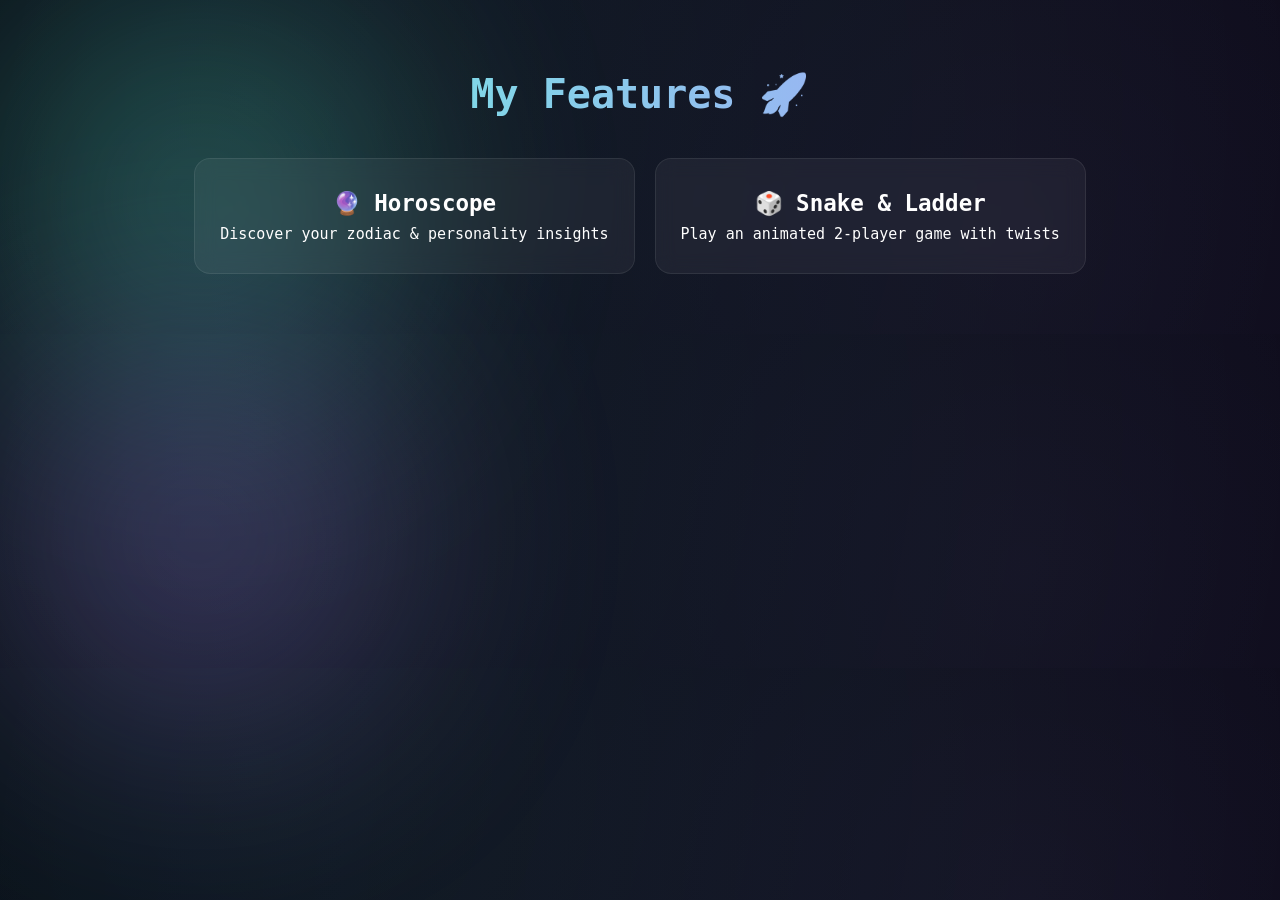
<file: features.html>
<!DOCTYPE html>
<html lang="en">

<head>
    <title>Features - Aryansh</title>
    <link rel="stylesheet" href="style.css">
</head>

<body>

    <section class="features">
        <h1>My Features 🚀</h1>

        <div class="feature-grid">

            <a href="games/horoscope.html" class="feature-card">
                <h2>🔮 Horoscope</h2>
                <p>Discover your zodiac & personality insights</p>
            </a>

            <a href="games/snake.html" class="feature-card">
                <h2>🎲 Snake & Ladder</h2>
                <p>Play an animated 2-player game with twists</p>
            </a>
        </div>

    </section>

</body>

</html>
</file>
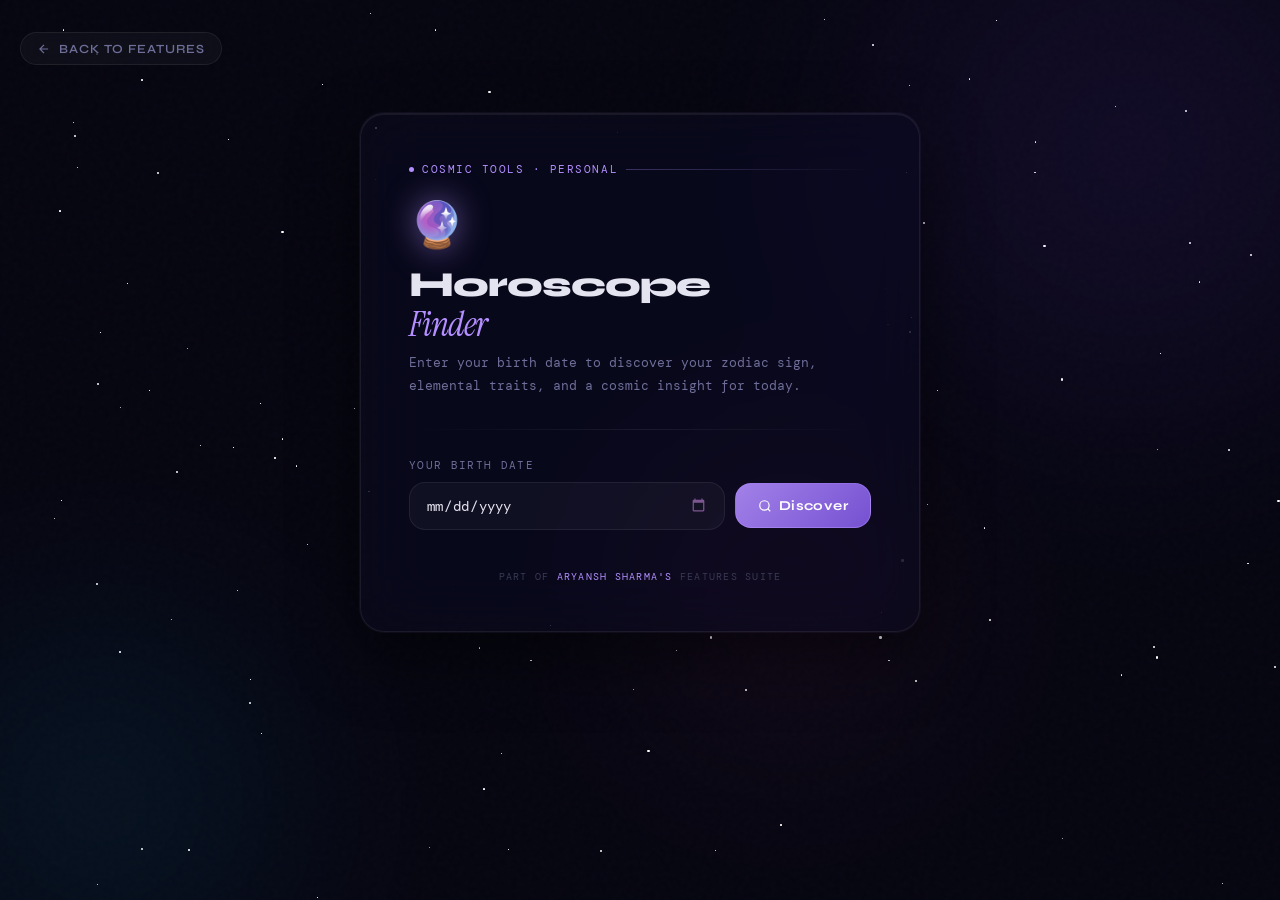
<file: games/horoscope.html>
<!DOCTYPE html>
<html lang="en" data-theme="dark">
<head>
  <meta charset="UTF-8" />
  <meta name="viewport" content="width=device-width, initial-scale=1.0" />
  <title>Horoscope Finder — Aryansh Sharma</title>
  <meta name="description" content="Discover your zodiac sign and daily cosmic insights." />
  <link rel="preconnect" href="https://fonts.googleapis.com" />
  <link rel="preconnect" href="https://fonts.gstatic.com" crossorigin />
  <link href="https://fonts.googleapis.com/css2?family=Syne:wght@400;600;700;800&family=DM+Mono:wght@300;400&family=Instrument+Serif:ital@0;1&display=swap" rel="stylesheet" />

  <style>
    /* ── CSS VARIABLES ── */
    :root {
      --bg-deep:    #060611;
      --bg-mid:     #0c0c1e;
      --surface:    rgba(255,255,255,0.035);
      --surface-hi: rgba(255,255,255,0.07);
      --border:     rgba(255,255,255,0.07);
      --border-hi:  rgba(180,143,255,0.3);
      --accent:     #b48fff;
      --accent-2:   #64ffda;
      --accent-3:   #ff9fd4;
      --text:       #e4e4f0;
      --text-muted: #6e6e99;
      --text-dim:   #3a3a55;
      --font-d:     'Syne', sans-serif;
      --font-m:     'DM Mono', monospace;
      --font-s:     'Instrument Serif', serif;
      --r:          16px;
      --r-lg:       24px;
      --ease:       cubic-bezier(0.4, 0, 0.2, 1);
    }

    /* ── RESET ── */
    *, *::before, *::after { box-sizing: border-box; margin: 0; padding: 0; }
    html { scroll-behavior: smooth; }
    body {
      background: var(--bg-deep);
      color: var(--text);
      font-family: var(--font-m);
      min-height: 100svh;
      overflow-x: hidden;
      -webkit-font-smoothing: antialiased;
    }

    /* ── ANIMATED STARFIELD BACKGROUND ── */
    .stars-layer {
      position: fixed; inset: 0; z-index: 0;
      pointer-events: none; overflow: hidden;
    }
    .star {
      position: absolute;
      border-radius: 50%;
      background: white;
      animation: starTwinkle var(--d, 3s) ease-in-out infinite var(--delay, 0s);
    }
    @keyframes starTwinkle {
      0%, 100% { opacity: var(--lo, 0.1); transform: scale(1); }
      50%       { opacity: var(--hi, 0.6); transform: scale(1.4); }
    }

    /* ── NEBULA ORBS ── */
    .nebula {
      position: fixed; inset: 0; z-index: 0;
      pointer-events: none;
    }
    .orb {
      position: absolute;
      border-radius: 50%;
      filter: blur(100px);
      opacity: 0.12;
      animation: orbDrift 12s ease-in-out infinite;
    }
    .orb-1 { width: 600px; height: 600px; background: radial-gradient(circle, #7c3aed, transparent); top: -150px; right: -150px; animation-delay: 0s; }
    .orb-2 { width: 400px; height: 400px; background: radial-gradient(circle, #0ea5e9, transparent); bottom: -100px; left: -100px; animation-delay: 4s; }
    .orb-3 { width: 300px; height: 300px; background: radial-gradient(circle, #ec4899, transparent); top: 50%; left: 50%; animation-delay: 8s; }
    @keyframes orbDrift {
      0%, 100% { transform: translate(0, 0) scale(1); }
      50%       { transform: translate(20px, -30px) scale(1.1); }
    }

    /* ── NOISE OVERLAY ── */
    .noise {
      position: fixed; inset: 0; z-index: 1;
      pointer-events: none; opacity: 0.02;
      background-image: url("data:image/svg+xml,%3Csvg viewBox='0 0 200 200' xmlns='http://www.w3.org/2000/svg'%3E%3Cfilter id='n'%3E%3CfeTurbulence type='fractalNoise' baseFrequency='0.85' numOctaves='3'/%3E%3C/filter%3E%3Crect width='100%25' height='100%25' filter='url(%23n)'/%3E%3C/svg%3E");
    }

    /* ── LAYOUT SHELL ── */
    .page-shell {
      position: relative; z-index: 10;
      min-height: 100svh;
      display: flex; flex-direction: column;
      align-items: center;
      padding: 2rem 1.25rem 4rem;
    }

    /* ── BACK BUTTON ── */
    .back-btn {
      align-self: flex-start;
      display: inline-flex; align-items: center; gap: 8px;
      font-family: var(--font-d);
      font-size: 0.78rem;
      font-weight: 600;
      letter-spacing: 0.08em;
      text-transform: uppercase;
      color: var(--text-muted);
      border: 1px solid var(--border);
      background: var(--surface);
      padding: 8px 16px;
      border-radius: 999px;
      text-decoration: none;
      transition: color 0.3s var(--ease), border-color 0.3s var(--ease), background 0.3s var(--ease), transform 0.3s var(--ease);
      backdrop-filter: blur(12px);
      -webkit-backdrop-filter: blur(12px);
      margin-bottom: 3rem;
    }
    .back-btn svg { width: 14px; height: 14px; transition: transform 0.3s var(--ease); }
    .back-btn:hover {
      color: var(--accent);
      border-color: var(--border-hi);
      background: rgba(180,143,255,0.06);
      transform: translateX(-2px);
    }
    .back-btn:hover svg { transform: translateX(-3px); }

    /* ── MAIN CARD ── */
    .card {
      width: 100%;
      max-width: 560px;
      background: rgba(12, 12, 30, 0.55);
      border: 1px solid var(--border);
      border-radius: var(--r-lg);
      padding: clamp(2rem, 6vw, 3rem);
      backdrop-filter: blur(30px) saturate(180%);
      -webkit-backdrop-filter: blur(30px) saturate(180%);
      box-shadow:
        0 0 0 1px rgba(180,143,255,0.06),
        0 24px 64px rgba(0,0,0,0.5),
        inset 0 1px 0 rgba(255,255,255,0.06);
      animation: cardIn 0.7s var(--ease) both;
    }
    @keyframes cardIn {
      from { opacity: 0; transform: translateY(32px) scale(0.97); }
      to   { opacity: 1; transform: translateY(0) scale(1); }
    }

    /* ── CARD HEADER ── */
    .card-eyebrow {
      display: flex; align-items: center; gap: 8px;
      font-size: 0.68rem;
      text-transform: uppercase;
      letter-spacing: 0.14em;
      color: var(--accent);
      margin-bottom: 1.25rem;
    }
    .eyebrow-line {
      flex: 1; height: 1px;
      background: linear-gradient(to right, rgba(180,143,255,0.3), transparent);
    }
    .eyebrow-dot {
      width: 5px; height: 5px; border-radius: 50%;
      background: var(--accent);
      animation: pulse 2s ease-in-out infinite;
    }
    @keyframes pulse { 0%,100%{opacity:1;transform:scale(1)} 50%{opacity:0.4;transform:scale(0.7)} }

    .card-icon {
      font-size: 2.8rem;
      display: block;
      margin-bottom: 0.75rem;
      filter: drop-shadow(0 0 16px rgba(180,143,255,0.5));
      animation: iconFloat 4s ease-in-out infinite;
    }
    @keyframes iconFloat {
      0%,100% { transform: translateY(0); }
      50%      { transform: translateY(-6px); }
    }

    .card-title {
      font-family: var(--font-d);
      font-size: clamp(1.7rem, 5vw, 2.2rem);
      font-weight: 800;
      line-height: 1.1;
      letter-spacing: -0.03em;
      margin-bottom: 0.5rem;
    }
    .card-title em {
      font-family: var(--font-s);
      font-style: italic;
      font-weight: 400;
      color: var(--accent);
    }
    .card-subtitle {
      font-size: 0.82rem;
      color: var(--text-muted);
      line-height: 1.7;
      margin-bottom: 2rem;
    }

    /* ── DIVIDER ── */
    .divider {
      height: 1px;
      background: linear-gradient(to right, transparent, var(--border), transparent);
      margin: 1.75rem 0;
    }

    /* ── INPUT AREA ── */
    .input-label {
      display: block;
      font-size: 0.7rem;
      text-transform: uppercase;
      letter-spacing: 0.12em;
      color: var(--text-muted);
      margin-bottom: 0.6rem;
    }

    .input-row {
      display: grid;
      grid-template-columns: 1fr auto;
      gap: 10px;
      align-items: center;
    }

    .date-input-wrap {
      position: relative;
    }
    .date-input-wrap::before {
      content: '';
      position: absolute; inset: 0;
      border-radius: var(--r);
      background: linear-gradient(135deg, rgba(180,143,255,0.08), rgba(100,255,218,0.04));
      pointer-events: none;
      opacity: 0;
      transition: opacity 0.3s;
    }
    .date-input-wrap:focus-within::before { opacity: 1; }

    input[type="date"] {
      width: 100%;
      background: var(--surface);
      border: 1px solid var(--border);
      border-radius: var(--r);
      padding: 13px 16px;
      color: var(--text);
      font-family: var(--font-m);
      font-size: 0.9rem;
      outline: none;
      transition: border-color 0.3s var(--ease), box-shadow 0.3s var(--ease);
      appearance: none;
      -webkit-appearance: none;
      cursor: pointer;
    }
    input[type="date"]::-webkit-calendar-picker-indicator {
      filter: invert(0.5) sepia(1) saturate(2) hue-rotate(240deg);
      opacity: 0.6;
      cursor: pointer;
    }
    input[type="date"]:focus {
      border-color: var(--border-hi);
      box-shadow: 0 0 0 3px rgba(180,143,255,0.12), 0 0 20px rgba(180,143,255,0.06);
    }
    input[type="date"]:hover:not(:focus) { border-color: rgba(255,255,255,0.14); }

    /* ── FIND BUTTON ── */
    .find-btn {
      display: inline-flex; align-items: center; justify-content: center; gap: 7px;
      padding: 13px 22px;
      background: linear-gradient(135deg, rgba(180,143,255,0.9), rgba(130,90,230,0.9));
      border: 1px solid rgba(180,143,255,0.4);
      border-radius: var(--r);
      color: #fff;
      font-family: var(--font-d);
      font-size: 0.85rem;
      font-weight: 700;
      letter-spacing: 0.03em;
      cursor: pointer;
      white-space: nowrap;
      position: relative;
      overflow: hidden;
      transition: transform 0.25s var(--ease), box-shadow 0.25s var(--ease), opacity 0.25s;
    }
    .find-btn::before {
      content: '';
      position: absolute; inset: 0;
      background: rgba(255,255,255,0.1);
      opacity: 0;
      transition: opacity 0.2s;
    }
    .find-btn:hover { transform: translateY(-2px); box-shadow: 0 8px 24px rgba(130,80,220,0.4); }
    .find-btn:hover::before { opacity: 1; }
    .find-btn:active { transform: translateY(0) scale(0.97); }
    .find-btn:disabled { opacity: 0.5; cursor: not-allowed; transform: none; }
    .find-btn svg { width: 14px; height: 14px; flex-shrink: 0; }

    /* ── ERROR ── */
    .error-msg {
      display: none;
      align-items: center; gap: 6px;
      margin-top: 10px;
      font-size: 0.78rem;
      color: #ff6b9d;
      animation: errorIn 0.3s var(--ease);
    }
    .error-msg.show { display: flex; }
    @keyframes errorIn { from { opacity:0; transform:translateX(-8px); } }
    .error-msg svg { width: 13px; height: 13px; flex-shrink: 0; }

    /* ── RESULT AREA ── */
    .result-area {
      margin-top: 0;
      max-height: 0;
      overflow: hidden;
      transition: max-height 0.6s var(--ease), margin-top 0.4s var(--ease);
    }
    .result-area.open {
      max-height: 800px;
      margin-top: 1.75rem;
    }
    .result-inner {
      opacity: 0;
      transform: translateY(16px);
      transition: opacity 0.5s var(--ease) 0.15s, transform 0.5s var(--ease) 0.15s;
    }
    .result-area.open .result-inner {
      opacity: 1;
      transform: translateY(0);
    }

    /* ── ZODIAC RESULT CARD ── */
    .zodiac-result {
      background: linear-gradient(135deg,
        rgba(180,143,255,0.07) 0%,
        rgba(100,255,218,0.04) 50%,
        rgba(255,159,212,0.05) 100%);
      border: 1px solid rgba(180,143,255,0.18);
      border-radius: var(--r);
      padding: 1.5rem;
      position: relative;
      overflow: hidden;
    }
    .zodiac-result::before {
      content: '';
      position: absolute; top: -40px; right: -40px;
      width: 120px; height: 120px;
      background: radial-gradient(circle, rgba(180,143,255,0.15), transparent 70%);
      border-radius: 50%;
      pointer-events: none;
    }

    .result-top {
      display: flex; align-items: flex-start; gap: 1.25rem;
      margin-bottom: 1rem;
    }
    .zodiac-emoji-wrap {
      flex-shrink: 0;
      width: 72px; height: 72px;
      border-radius: 50%;
      background: radial-gradient(circle at 40% 40%, rgba(180,143,255,0.2), rgba(180,143,255,0.05));
      border: 1px solid rgba(180,143,255,0.2);
      display: flex; align-items: center; justify-content: center;
      font-size: 2.2rem;
      box-shadow: 0 0 24px rgba(180,143,255,0.15), inset 0 1px 0 rgba(255,255,255,0.08);
      animation: zodiaczoom 0.5s var(--ease) both;
    }
    @keyframes zodiaczoom { from { transform: scale(0.5) rotate(-20deg); opacity:0; } }

    .result-meta { flex: 1; }
    .result-sign-name {
      font-family: var(--font-d);
      font-size: 1.7rem;
      font-weight: 800;
      letter-spacing: -0.03em;
      line-height: 1;
      margin-bottom: 4px;
    }
    .result-date-range {
      font-size: 0.72rem;
      color: var(--accent);
      letter-spacing: 0.08em;
      text-transform: uppercase;
      margin-bottom: 8px;
    }
    .result-element-row {
      display: flex; flex-wrap: wrap; gap: 6px;
    }
    .badge {
      font-size: 0.65rem;
      text-transform: uppercase;
      letter-spacing: 0.1em;
      padding: 3px 10px;
      border-radius: 999px;
      border: 1px solid;
    }
    .badge-fire   { color: #ff9f5a; border-color: rgba(255,159,90,0.25); background: rgba(255,159,90,0.08); }
    .badge-earth  { color: #a8e07d; border-color: rgba(168,224,125,0.25); background: rgba(168,224,125,0.08); }
    .badge-air    { color: #64d4ff; border-color: rgba(100,212,255,0.25); background: rgba(100,212,255,0.08); }
    .badge-water  { color: #64b5ff; border-color: rgba(100,181,255,0.25); background: rgba(100,181,255,0.08); }
    .badge-mutable{ color: #c9a0f0; border-color: rgba(201,160,240,0.25); background: rgba(201,160,240,0.08); }
    .badge-cardinal{color: #ffd580; border-color: rgba(255,213,128,0.25); background: rgba(255,213,128,0.08); }
    .badge-fixed  { color: #80e6d6; border-color: rgba(128,230,214,0.25); background: rgba(128,230,214,0.08); }

    .result-desc {
      font-size: 0.86rem;
      color: var(--text-muted);
      line-height: 1.8;
      margin-bottom: 1.25rem;
      border-top: 1px solid var(--border);
      padding-top: 1rem;
    }

    /* ── TRAITS GRID ── */
    .traits-grid {
      display: grid;
      grid-template-columns: 1fr 1fr;
      gap: 8px;
      margin-bottom: 1.25rem;
    }
    .trait-item {
      background: var(--surface);
      border: 1px solid var(--border);
      border-radius: 10px;
      padding: 10px 12px;
      transition: border-color 0.3s, transform 0.3s;
    }
    .trait-item:hover { border-color: rgba(180,143,255,0.2); transform: translateY(-1px); }
    .trait-label {
      font-size: 0.6rem;
      text-transform: uppercase;
      letter-spacing: 0.1em;
      color: var(--text-dim);
      margin-bottom: 3px;
    }
    .trait-value {
      font-family: var(--font-d);
      font-size: 0.85rem;
      font-weight: 600;
      color: var(--text);
    }

    /* ── DAILY INSIGHT ── */
    .daily-insight {
      background: var(--surface);
      border: 1px solid var(--border);
      border-left: 2px solid var(--accent);
      border-radius: 0 var(--r) var(--r) 0;
      padding: 1rem 1.1rem;
    }
    .insight-label {
      font-size: 0.65rem;
      text-transform: uppercase;
      letter-spacing: 0.12em;
      color: var(--accent);
      margin-bottom: 6px;
    }
    .insight-text {
      font-size: 0.83rem;
      color: var(--text-muted);
      line-height: 1.75;
      font-style: italic;
    }

    /* ── COMPATIBILITY ROW ── */
    .compat-row {
      display: flex; align-items: center; gap: 8px;
      margin-top: 1rem; flex-wrap: wrap;
    }
    .compat-label {
      font-size: 0.65rem;
      text-transform: uppercase;
      letter-spacing: 0.1em;
      color: var(--text-dim);
    }
    .compat-signs { display: flex; gap: 6px; flex-wrap: wrap; }
    .compat-chip {
      font-size: 0.72rem;
      padding: 3px 10px;
      border-radius: 999px;
      background: rgba(100,255,218,0.06);
      border: 1px solid rgba(100,255,218,0.15);
      color: var(--accent-2);
    }

    /* ── RESET / TRY AGAIN ── */
    .reset-row {
      display: flex; justify-content: center; margin-top: 1.5rem;
    }
    .reset-btn {
      font-family: var(--font-m);
      font-size: 0.75rem;
      color: var(--text-muted);
      background: none;
      border: 1px solid var(--border);
      border-radius: 999px;
      padding: 6px 16px;
      cursor: pointer;
      transition: color 0.2s, border-color 0.2s;
    }
    .reset-btn:hover { color: var(--text); border-color: rgba(255,255,255,0.2); }

    /* ── FOOTER TAG ── */
    .card-footer-tag {
      margin-top: 2.5rem;
      text-align: center;
      font-size: 0.65rem;
      text-transform: uppercase;
      letter-spacing: 0.12em;
      color: var(--text-dim);
    }
    .card-footer-tag a {
      color: var(--accent);
      text-decoration: none;
    }

    /* ── RESPONSIVE ── */
    @media (max-width: 480px) {
      .input-row { grid-template-columns: 1fr; }
      .find-btn { width: 100%; }
      .traits-grid { grid-template-columns: 1fr; }
    }
  </style>
</head>
<body>

  <!-- Starfield -->
  <div class="stars-layer" id="stars" aria-hidden="true"></div>

  <!-- Nebula -->
  <div class="nebula" aria-hidden="true">
    <div class="orb orb-1"></div>
    <div class="orb orb-2"></div>
    <div class="orb orb-3"></div>
  </div>

  <!-- Noise -->
  <div class="noise" aria-hidden="true"></div>

  <!-- Page -->
  <main class="page-shell">

    <!-- Back Button -->
    <a href="index.html" class="back-btn" aria-label="Back to portfolio">
      <svg viewBox="0 0 24 24" fill="none" stroke="currentColor" stroke-width="2">
        <path d="M19 12H5M12 5l-7 7 7 7"/>
      </svg>
      Back to Features
    </a>

    <!-- Main Card -->
    <div class="card" role="main">

      <!-- Eyebrow -->
      <div class="card-eyebrow" aria-hidden="true">
        <span class="eyebrow-dot"></span>
        Cosmic Tools · Personal
        <span class="eyebrow-line"></span>
      </div>

      <!-- Header -->
      <span class="card-icon" aria-hidden="true">🔮</span>
      <h1 class="card-title">
        Horoscope<br /><em>Finder</em>
      </h1>
      <p class="card-subtitle">
        Enter your birth date to discover your zodiac sign, elemental traits, and a cosmic insight for today.
      </p>

      <div class="divider" aria-hidden="true"></div>

      <!-- Input Section -->
      <div>
        <label class="input-label" for="birthDate">Your birth date</label>
        <div class="input-row">
          <div class="date-input-wrap">
            <input
              type="date"
              id="birthDate"
              name="birthDate"
              aria-label="Enter your birth date"
              max=""
            />
          </div>
          <button class="find-btn" id="findBtn" type="button" aria-label="Find my horoscope">
            <svg viewBox="0 0 24 24" fill="none" stroke="currentColor" stroke-width="2">
              <circle cx="11" cy="11" r="8"/><path d="m21 21-4.35-4.35"/>
            </svg>
            Discover
          </button>
        </div>

        <!-- Error -->
        <div class="error-msg" id="errorMsg" role="alert">
          <svg viewBox="0 0 24 24" fill="none" stroke="currentColor" stroke-width="2">
            <circle cx="12" cy="12" r="10"/>
            <line x1="12" y1="8" x2="12" y2="12"/>
            <line x1="12" y1="16" x2="12.01" y2="16"/>
          </svg>
          <span id="errorText">Please select your birth date first.</span>
        </div>
      </div>

      <!-- Result Area -->
      <div class="result-area" id="resultArea" aria-live="polite">
        <div class="result-inner" id="resultInner">
          <!-- Injected by JS -->
        </div>
      </div>

      <!-- Footer Tag -->
      <div class="card-footer-tag">
        Part of <a href="index.html">Aryansh Sharma's</a> Features Suite
      </div>

    </div>
  </main>

  <script>
    /* ── STARFIELD ── */
    (function buildStars() {
      const container = document.getElementById('stars');
      const count = 120;
      for (let i = 0; i < count; i++) {
        const star = document.createElement('div');
        star.className = 'star';
        const size = Math.random() * 2 + 0.5;
        const lo = (Math.random() * 0.1 + 0.05).toFixed(2);
        const hi = (Math.random() * 0.4 + 0.3).toFixed(2);
        const d  = (Math.random() * 3 + 2).toFixed(1) + 's';
        const delay = -(Math.random() * 5).toFixed(1) + 's';
        star.style.cssText = `
          width:${size}px;height:${size}px;
          top:${Math.random()*100}%;left:${Math.random()*100}%;
          --lo:${lo};--hi:${hi};--d:${d};--delay:${delay};
        `;
        container.appendChild(star);
      }
    })();

    /* ── DATE MAX ── */
    document.getElementById('birthDate').max = new Date().toISOString().split('T')[0];

    /* ── ZODIAC DATA ── */
    const ZODIAC = [
      {
        name: 'Capricorn', emoji: '♑', symbol: 'Sea-Goat',
        range: 'Dec 22 – Jan 19',
        element: 'Earth', quality: 'Cardinal', ruling: 'Saturn',
        elementBadge: 'badge-earth', qualityBadge: 'badge-cardinal',
        color: '#a8e07d',
        desc: 'You are a disciplined, ambitious, and practical soul. Capricorns are natural planners with an extraordinary capacity for patience and long-term vision. Ruled by Saturn, you carry an old wisdom and work ethic that others admire.',
        traits: { Strengths: 'Disciplined · Ambitious', Weaknesses: 'Stubborn · Reserved', Lucky: '6, 9, 8', Stone: 'Garnet' },
        compatible: ['Taurus', 'Virgo', 'Scorpio'],
        insight: [
          'The mountain ahead is high, but each step upward reveals a wider horizon. Your persistence is your compass.',
          'Saturn rewards patience. What you plant today in diligence will bloom in its own perfect season.',
          'Structure is your strength. Let clarity guide where emotions cloud the path forward.',
        ]
      },
      {
        name: 'Aquarius', emoji: '♒', symbol: 'Water-Bearer',
        range: 'Jan 20 – Feb 18',
        element: 'Air', quality: 'Fixed', ruling: 'Uranus',
        elementBadge: 'badge-air', qualityBadge: 'badge-fixed',
        color: '#64d4ff',
        desc: 'A visionary and humanitarian at heart. Aquarians think beyond conventions and carry a fierce love for freedom, innovation, and collective progress. You often feel like you are living in the future.',
        traits: { Strengths: 'Original · Visionary', Weaknesses: 'Aloof · Detached', Lucky: '4, 7, 11', Stone: 'Amethyst' },
        compatible: ['Gemini', 'Libra', 'Sagittarius'],
        insight: [
          'The ideas that others dismiss today are the blueprints of tomorrow. Trust your unconventional mind.',
          'Connection is your gift. Let your walls down — the universe conspires in community.',
          'Change is not chaos. It is the language of progress, and you are fluent in it.',
        ]
      },
      {
        name: 'Pisces', emoji: '♓', symbol: 'Two Fish',
        range: 'Feb 19 – Mar 20',
        element: 'Water', quality: 'Mutable', ruling: 'Neptune',
        elementBadge: 'badge-water', qualityBadge: 'badge-mutable',
        color: '#a389ff',
        desc: 'Deeply intuitive, empathetic, and creative. Pisces live between worlds — the real and the imagined — and carry a profound emotional intelligence that makes you both the dreamer and the healer in any room.',
        traits: { Strengths: 'Empathetic · Creative', Weaknesses: 'Escapist · Oversensitive', Lucky: '3, 9, 12', Stone: 'Aquamarine' },
        compatible: ['Cancer', 'Scorpio', 'Taurus'],
        insight: [
          'Your sensitivity is not a flaw — it is sonar. You feel what others cannot see.',
          'Dreams without action are beautiful paintings. Today, pick up a brush.',
          'The current is strong, but you were born to swim through uncertain waters.',
        ]
      },
      {
        name: 'Aries', emoji: '♈', symbol: 'Ram',
        range: 'Mar 21 – Apr 19',
        element: 'Fire', quality: 'Cardinal', ruling: 'Mars',
        elementBadge: 'badge-fire', qualityBadge: 'badge-cardinal',
        color: '#ff7f5a',
        desc: 'Bold, energetic, and fearlessly pioneering. Aries is the first sign of the zodiac — a natural leader who charges ahead with courage and passion. You thrive on challenge and ignite inspiration in everyone around you.',
        traits: { Strengths: 'Courageous · Energetic', Weaknesses: 'Impulsive · Short-tempered', Lucky: '1, 8, 17', Stone: 'Diamond' },
        compatible: ['Leo', 'Sagittarius', 'Gemini'],
        insight: [
          'Your fire is your compass. Act with intention today and the universe will match your momentum.',
          'Courage is not the absence of fear — it is moving forward despite it. You know this well.',
          'A spark lit in faith can illuminate entire rooms. Be the initiator.',
        ]
      },
      {
        name: 'Taurus', emoji: '♉', symbol: 'Bull',
        range: 'Apr 20 – May 20',
        element: 'Earth', quality: 'Fixed', ruling: 'Venus',
        elementBadge: 'badge-earth', qualityBadge: 'badge-fixed',
        color: '#9ecf6b',
        desc: 'Grounded, sensual, and wonderfully steadfast. Taurus brings beauty and stability to everything they touch. Ruled by Venus, you appreciate the finer things in life and possess an unshakable inner resolve.',
        traits: { Strengths: 'Reliable · Patient', Weaknesses: 'Possessive · Inflexible', Lucky: '2, 6, 9', Stone: 'Emerald' },
        compatible: ['Virgo', 'Capricorn', 'Cancer'],
        insight: [
          'Roots allow trees to reach the sky. Your stability is not limitation — it is your superpower.',
          'Beauty surrounds you when you slow down enough to notice it.',
          'Patience is your strength. The harvest comes to those who tend the soil faithfully.',
        ]
      },
      {
        name: 'Gemini', emoji: '♊', symbol: 'Twins',
        range: 'May 21 – Jun 20',
        element: 'Air', quality: 'Mutable', ruling: 'Mercury',
        elementBadge: 'badge-air', qualityBadge: 'badge-mutable',
        color: '#ffdd80',
        desc: 'Curious, adaptable, and brilliantly communicative. Gemini carries a duality that makes them endlessly fascinating. Ruled by Mercury, you are a natural conversationalist, thinker, and connector of ideas.',
        traits: { Strengths: 'Witty · Versatile', Weaknesses: 'Inconsistent · Restless', Lucky: '5, 7, 14', Stone: 'Pearl' },
        compatible: ['Libra', 'Aquarius', 'Aries'],
        insight: [
          'Two minds are your gift. Let them collaborate today rather than compete.',
          'Your words carry weight. Choose them as carefully as you choose your ideas.',
          'Adaptability is intelligence. You bend so others can follow.',
        ]
      },
      {
        name: 'Cancer', emoji: '♋', symbol: 'Crab',
        range: 'Jun 21 – Jul 22',
        element: 'Water', quality: 'Cardinal', ruling: 'Moon',
        elementBadge: 'badge-water', qualityBadge: 'badge-cardinal',
        color: '#85c9ff',
        desc: 'Deeply nurturing, intuitive, and emotionally intelligent. Cancer is ruled by the Moon and carries a profound connection to home, family, and the tides of human emotion. You are both protector and empath.',
        traits: { Strengths: 'Nurturing · Intuitive', Weaknesses: 'Moody · Clingy', Lucky: '2, 7, 11', Stone: 'Moonstone' },
        compatible: ['Scorpio', 'Pisces', 'Taurus'],
        insight: [
          'Your heart is your guide. Trust it today — the moon has aligned in your favor.',
          'Home is wherever you bring your full self. Carry that warmth wherever you go.',
          'Tenderness is strength. The world needs your kind of courage.',
        ]
      },
      {
        name: 'Leo', emoji: '♌', symbol: 'Lion',
        range: 'Jul 23 – Aug 22',
        element: 'Fire', quality: 'Fixed', ruling: 'Sun',
        elementBadge: 'badge-fire', qualityBadge: 'badge-fixed',
        color: '#ffa447',
        desc: 'Radiant, generous, and naturally charismatic. Leo, ruled by the Sun, was born to shine. You carry a warmth and majesty that draws people toward you, and your loyalty to those you love is unmatched.',
        traits: { Strengths: 'Generous · Loyal', Weaknesses: 'Arrogant · Dramatic', Lucky: '1, 3, 10', Stone: 'Ruby' },
        compatible: ['Aries', 'Sagittarius', 'Gemini'],
        insight: [
          'The sun does not apologize for shining. Neither should you.',
          'Your generosity is a light that multiplies when shared freely.',
          'Lead from love today. Your stage is set, and the world is watching.',
        ]
      },
      {
        name: 'Virgo', emoji: '♍', symbol: 'Maiden',
        range: 'Aug 23 – Sep 22',
        element: 'Earth', quality: 'Mutable', ruling: 'Mercury',
        elementBadge: 'badge-earth', qualityBadge: 'badge-mutable',
        color: '#a8d980',
        desc: 'Analytical, meticulous, and quietly brilliant. Virgo possesses a rare gift for seeing the details that others miss. Ruled by Mercury, you are a natural problem-solver with deep devotion and service in your soul.',
        traits: { Strengths: 'Analytical · Precise', Weaknesses: 'Perfectionist · Critical', Lucky: '5, 14, 23', Stone: 'Sapphire' },
        compatible: ['Taurus', 'Capricorn', 'Cancer'],
        insight: [
          'The details you tend to today are the foundations others will stand on tomorrow.',
          'Perfection is a direction, not a destination. You know this more than most.',
          'Your quiet dedication is a form of profound love. It is noticed.',
        ]
      },
      {
        name: 'Libra', emoji: '♎', symbol: 'Scales',
        range: 'Sep 23 – Oct 22',
        element: 'Air', quality: 'Cardinal', ruling: 'Venus',
        elementBadge: 'badge-air', qualityBadge: 'badge-cardinal',
        color: '#f0a0c8',
        desc: 'Charming, fair-minded, and beautifully balanced. Libra seeks harmony in all things. Ruled by Venus, you are drawn to beauty, justice, and connection. You are the peacemaker the world quietly relies on.',
        traits: { Strengths: 'Diplomatic · Fair', Weaknesses: 'Indecisive · Pleaser', Lucky: '6, 15, 24', Stone: 'Opal' },
        compatible: ['Gemini', 'Aquarius', 'Leo'],
        insight: [
          'Balance is not stillness — it is a constant, graceful adjustment. You are a master of it.',
          'Harmony begins within. Tend to your own scales before measuring the world.',
          'Your eye for beauty is a kind of truth-telling. Trust it.',
        ]
      },
      {
        name: 'Scorpio', emoji: '♏', symbol: 'Scorpion',
        range: 'Oct 23 – Nov 21',
        element: 'Water', quality: 'Fixed', ruling: 'Pluto',
        elementBadge: 'badge-water', qualityBadge: 'badge-fixed',
        color: '#9b77ff',
        desc: 'Intense, transformative, and magnetically powerful. Scorpio sees through surfaces and dives into depths others fear. Ruled by Pluto, you carry the energy of death and rebirth, and you are unafraid of either.',
        traits: { Strengths: 'Perceptive · Passionate', Weaknesses: 'Jealous · Secretive', Lucky: '8, 11, 18', Stone: 'Topaz' },
        compatible: ['Cancer', 'Pisces', 'Capricorn'],
        insight: [
          'You see what others cannot. Use that vision with compassion today.',
          'Transformation is your birthright. Whatever must end is clearing space for what is next.',
          'Your depth is not darkness — it is unfathomable richness. Let someone in.',
        ]
      },
      {
        name: 'Sagittarius', emoji: '♐', symbol: 'Archer',
        range: 'Nov 22 – Dec 21',
        element: 'Fire', quality: 'Mutable', ruling: 'Jupiter',
        elementBadge: 'badge-fire', qualityBadge: 'badge-mutable',
        color: '#ffc060',
        desc: 'Free-spirited, philosophical, and endlessly curious. Sagittarius is the eternal seeker, ruled by Jupiter. You are on a perpetual quest for meaning, wisdom, and adventure — and your enthusiasm is genuinely contagious.',
        traits: { Strengths: 'Optimistic · Adventurous', Weaknesses: 'Restless · Tactless', Lucky: '3, 7, 9', Stone: 'Turquoise' },
        compatible: ['Aries', 'Leo', 'Aquarius'],
        insight: [
          'The arrow flies truest when released with full intention. Aim high today.',
          'Wisdom is gathered on the road. Keep moving — the horizon is always worth chasing.',
          'Your optimism is not naivety — it is a courageous choice. Keep choosing it.',
        ]
      },
    ];

    function getZodiac(day, month) {
      const dates = [20,19,20,20,21,21,23,23,23,23,22,22];
      const index  = month === 12 && day >= 22 ? 0 : day >= dates[month - 1] ? month - 1 : month === 1 ? 11 : month - 2;
      return ZODIAC[((index % 12) + 12) % 12];
    }

    function pickInsight(sign) {
      const arr = sign.insight;
      return arr[Math.floor(Math.random() * arr.length)];
    }

    /* ── RENDER RESULT ── */
    function renderResult(sign, dateStr) {
      const insight = pickInsight(sign);
      const [y, m, d] = dateStr.split('-').map(Number);
      const dob = new Date(y, m - 1, d);
      const now = new Date();
      let age = now.getFullYear() - dob.getFullYear();
      if (now.getMonth() < dob.getMonth() || (now.getMonth() === dob.getMonth() && now.getDate() < dob.getDate())) age--;

      document.getElementById('resultInner').innerHTML = `
        <div class="zodiac-result">
          <div class="result-top">
            <div class="zodiac-emoji-wrap">${sign.emoji}</div>
            <div class="result-meta">
              <div class="result-sign-name">${sign.name}</div>
              <div class="result-date-range">${sign.range}</div>
              <div class="result-element-row">
                <span class="badge ${sign.elementBadge}">${sign.element}</span>
                <span class="badge ${sign.qualityBadge}">${sign.quality}</span>
                <span class="badge badge-mutable" style="color:var(--text-muted);border-color:var(--border);background:var(--surface);">${sign.ruling}</span>
              </div>
            </div>
          </div>

          <p class="result-desc">${sign.desc}</p>

          <div class="traits-grid">
            ${Object.entries(sign.traits).map(([k,v]) => `
              <div class="trait-item">
                <div class="trait-label">${k}</div>
                <div class="trait-value">${v}</div>
              </div>
            `).join('')}
            <div class="trait-item">
              <div class="trait-label">Symbol</div>
              <div class="trait-value">${sign.symbol}</div>
            </div>
            ${age >= 0 ? `
            <div class="trait-item">
              <div class="trait-label">Age</div>
              <div class="trait-value">${age} years</div>
            </div>` : ''}
          </div>

          <div class="daily-insight">
            <div class="insight-label">✦ Cosmic Insight for Today</div>
            <div class="insight-text">"${insight}"</div>
          </div>

          <div class="compat-row">
            <span class="compat-label">Best with:</span>
            <div class="compat-signs">
              ${sign.compatible.map(s => `<span class="compat-chip">${s}</span>`).join('')}
            </div>
          </div>
        </div>

        <div class="reset-row">
          <button class="reset-btn" id="resetBtn" type="button">↺ Try another date</button>
        </div>
      `;

      document.getElementById('resetBtn').addEventListener('click', resetForm);
    }

    /* ── SHOW / HIDE RESULT ── */
    const resultArea = document.getElementById('resultArea');

    function showResult(sign, dateStr) {
      renderResult(sign, dateStr);
      resultArea.classList.add('open');
    }

    function resetForm() {
      resultArea.classList.remove('open');
      document.getElementById('birthDate').value = '';
      document.getElementById('errorMsg').classList.remove('show');
      setTimeout(() => { document.getElementById('resultInner').innerHTML = ''; }, 600);
    }

    /* ── FIND BUTTON ── */
    document.getElementById('findBtn').addEventListener('click', () => {
      const input   = document.getElementById('birthDate');
      const errorEl = document.getElementById('errorMsg');
      const errText = document.getElementById('errorText');
      const val     = input.value;

      errorEl.classList.remove('show');

      if (!val) {
        errText.textContent = 'Please select your birth date first.';
        errorEl.classList.add('show');
        input.focus();
        return;
      }

      const [y, m, d] = val.split('-').map(Number);
      if (y < 1900 || y > new Date().getFullYear()) {
        errText.textContent = 'Please enter a valid birth year.';
        errorEl.classList.add('show');
        return;
      }

      const sign = getZodiac(d, m);
      showResult(sign, val);
    });

    /* ── ENTER KEY ── */
    document.getElementById('birthDate').addEventListener('keydown', e => {
      if (e.key === 'Enter') document.getElementById('findBtn').click();
    });
  </script>

</body>
</html>
</file>
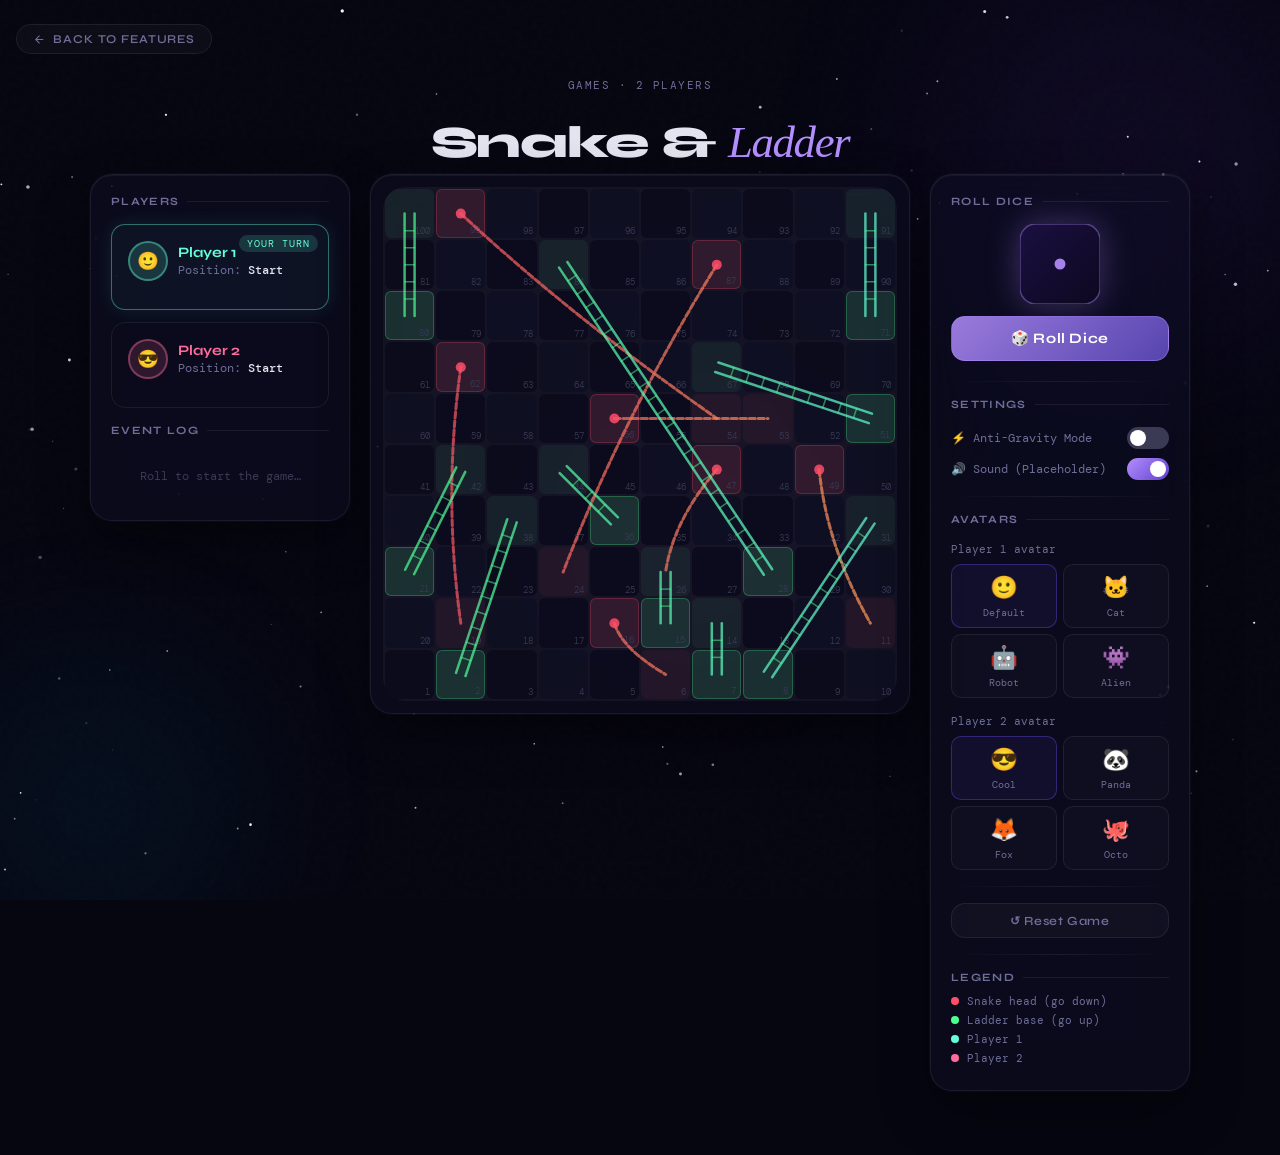
<file: games/snake.html>
<!DOCTYPE html>
<html lang="en">
<head>
<meta charset="UTF-8"/>
<meta name="viewport" content="width=device-width, initial-scale=1.0"/>
<title>Snake & Ladder — Aryansh Sharma</title>
<link rel="preconnect" href="https://fonts.googleapis.com"/>
<link rel="preconnect" href="https://fonts.gstatic.com" crossorigin/>
<link href="https://fonts.googleapis.com/css2?family=Syne:wght@400;600;700;800&family=DM+Mono:wght@300;400;500&display=swap" rel="stylesheet"/>
<style>
/* ═══════════════════════════════════════════════
   ROOT VARIABLES
═══════════════════════════════════════════════ */
:root {
  --bg:        #060611;
  --bg-2:      #0c0c1e;
  --glass:     rgba(14,14,32,0.6);
  --glass-hi:  rgba(255,255,255,0.04);
  --border:    rgba(255,255,255,0.07);
  --border-hi: rgba(120,80,255,0.35);
  --p1:        #64ffda;   /* cyan */
  --p2:        #ff6b9d;   /* pink */
  --accent:    #b48fff;   /* purple */
  --gold:      #ffd700;
  --snake:     #ff4e6a;
  --ladder:    #4eff91;
  --text:      #e4e4f0;
  --muted:     #6e6e99;
  --dim:       #3a3a55;
  --font-d:    'Syne', sans-serif;
  --font-m:    'DM Mono', monospace;
  --ease:      cubic-bezier(0.4,0,0.2,1);
  --r:         14px;
  --r-lg:      22px;
}

/* ═══════════════════════════════════════════════
   RESET & BASE
═══════════════════════════════════════════════ */
*,*::before,*::after{box-sizing:border-box;margin:0;padding:0;}
html{scroll-behavior:smooth;}
body{
  background:var(--bg);
  color:var(--text);
  font-family:var(--font-m);
  min-height:100svh;
  overflow-x:hidden;
  -webkit-font-smoothing:antialiased;
}
button{font-family:inherit;cursor:pointer;border:none;}
svg{display:block;}

/* ═══════════════════════════════════════════════
   ANIMATED BACKGROUND
═══════════════════════════════════════════════ */
#stars-canvas{
  position:fixed;inset:0;z-index:0;
  pointer-events:none;
}
.orbs{
  position:fixed;inset:0;z-index:0;
  pointer-events:none;overflow:hidden;
}
.orb{
  position:absolute;border-radius:50%;
  filter:blur(90px);opacity:0.1;
  animation:orbDrift 14s ease-in-out infinite;
}
.orb-1{width:500px;height:500px;background:radial-gradient(#7c3aed,transparent);top:-100px;right:-100px;animation-delay:0s;}
.orb-2{width:350px;height:350px;background:radial-gradient(#0ea5e9,transparent);bottom:-80px;left:-80px;animation-delay:5s;}
.orb-3{width:250px;height:250px;background:radial-gradient(#ec4899,transparent);top:45%;left:45%;animation-delay:10s;}
@keyframes orbDrift{
  0%,100%{transform:translate(0,0) scale(1);}
  50%{transform:translate(15px,-25px) scale(1.08);}
}
.noise{
  position:fixed;inset:0;z-index:1;
  pointer-events:none;opacity:0.018;
  background-image:url("data:image/svg+xml,%3Csvg viewBox='0 0 200 200' xmlns='http://www.w3.org/2000/svg'%3E%3Cfilter id='n'%3E%3CfeTurbulence type='fractalNoise' baseFrequency='0.85' numOctaves='3'/%3E%3C/filter%3E%3Crect width='100%25' height='100%25' filter='url(%23n)'/%3E%3C/svg%3E");
}

/* ═══════════════════════════════════════════════
   PAGE SHELL
═══════════════════════════════════════════════ */
.page{
  position:relative;z-index:10;
  min-height:100svh;
  display:flex;flex-direction:column;align-items:center;
  padding:1.5rem 1rem 4rem;
}

/* ═══════════════════════════════════════════════
   BACK BUTTON
═══════════════════════════════════════════════ */
.back-btn{
  align-self:flex-start;
  display:inline-flex;align-items:center;gap:7px;
  font-family:var(--font-d);font-size:0.75rem;font-weight:600;
  letter-spacing:0.08em;text-transform:uppercase;
  color:var(--muted);border:1px solid var(--border);
  background:rgba(255,255,255,0.03);
  padding:7px 16px;border-radius:999px;text-decoration:none;
  transition:color .3s,border-color .3s,transform .3s;
  backdrop-filter:blur(12px);margin-bottom:1.5rem;
}
.back-btn svg{width:13px;height:13px;transition:transform .3s;}
.back-btn:hover{color:var(--accent);border-color:var(--border-hi);transform:translateX(-2px);}
.back-btn:hover svg{transform:translateX(-3px);}

/* ═══════════════════════════════════════════════
   PAGE TITLE
═══════════════════════════════════════════════ */
.page-title{
  font-family:var(--font-d);font-size:clamp(1.8rem,5vw,2.8rem);
  font-weight:800;letter-spacing:-0.03em;text-align:center;
  margin-bottom:0.3rem;
}
.page-title em{
  font-style:italic;color:var(--accent);
  font-family:'Georgia',serif;font-weight:400;
}
.page-eyebrow{
  font-size:0.68rem;text-transform:uppercase;letter-spacing:0.14em;
  color:var(--muted);text-align:center;margin-bottom:1.5rem;
  display:flex;align-items:center;gap:10px;justify-content:center;
}
.page-eyebrow::before,.page-eyebrow::after{
  content:'';flex:1;max-width:60px;height:1px;
  background:linear-gradient(to right,transparent,var(--dim));
}
.page-eyebrow::after{background:linear-gradient(to left,transparent,var(--dim));}

/* ═══════════════════════════════════════════════
   MAIN LAYOUT
═══════════════════════════════════════════════ */
.game-layout{
  width:100%;max-width:1100px;
  display:grid;
  grid-template-columns:260px 1fr 260px;
  gap:1.25rem;
  align-items:start;
}

/* ═══════════════════════════════════════════════
   GLASS CARD
═══════════════════════════════════════════════ */
.glass-card{
  background:var(--glass);
  border:1px solid var(--border);
  border-radius:var(--r-lg);
  backdrop-filter:blur(28px) saturate(160%);
  -webkit-backdrop-filter:blur(28px) saturate(160%);
  box-shadow:0 0 0 1px rgba(120,80,255,0.05),0 20px 50px rgba(0,0,0,0.45),inset 0 1px 0 rgba(255,255,255,0.05);
  padding:1.25rem;
  animation:cardIn .6s var(--ease) both;
}
@keyframes cardIn{from{opacity:0;transform:translateY(20px);}to{opacity:1;transform:none;}}

/* ═══════════════════════════════════════════════
   PLAYER PANEL
═══════════════════════════════════════════════ */
.panel-title{
  font-family:var(--font-d);font-size:0.7rem;font-weight:700;
  text-transform:uppercase;letter-spacing:0.12em;color:var(--muted);
  margin-bottom:1rem;
  display:flex;align-items:center;gap:8px;
}
.panel-title::after{content:'';flex:1;height:1px;background:var(--border);}

/* player card */
.player-card{
  border:1px solid var(--border);
  border-radius:var(--r);
  padding:1rem;
  margin-bottom:0.75rem;
  transition:border-color .4s,box-shadow .4s,background .4s;
  position:relative;overflow:hidden;
}
.player-card.active-p1{
  border-color:rgba(100,255,218,0.4);
  box-shadow:0 0 20px rgba(100,255,218,0.1);
  background:rgba(100,255,218,0.04);
}
.player-card.active-p2{
  border-color:rgba(255,107,157,0.4);
  box-shadow:0 0 20px rgba(255,107,157,0.1);
  background:rgba(255,107,157,0.04);
}
.player-header{display:flex;align-items:center;gap:10px;margin-bottom:0.75rem;}
.player-avatar{
  width:40px;height:40px;border-radius:50%;
  display:flex;align-items:center;justify-content:center;
  font-size:1.1rem;flex-shrink:0;border:2px solid transparent;
  transition:border-color .3s,box-shadow .3s;
}
.player-avatar.p1-color{background:rgba(100,255,218,0.15);border-color:rgba(100,255,218,0.4);}
.player-avatar.p2-color{background:rgba(255,107,157,0.15);border-color:rgba(255,107,157,0.4);}
.player-info{flex:1;}
.player-name{
  font-family:var(--font-d);font-weight:700;font-size:0.9rem;margin-bottom:2px;
}
.player-pos{font-size:0.72rem;color:var(--muted);}
.player-pos span{color:var(--text);font-weight:500;}

/* Turn indicator */
.turn-badge{
  position:absolute;top:10px;right:10px;
  font-size:0.6rem;text-transform:uppercase;letter-spacing:0.1em;
  padding:2px 8px;border-radius:999px;
  opacity:0;transition:opacity .3s;
}
.active-p1 .turn-badge{opacity:1;background:rgba(100,255,218,0.15);color:var(--p1);}
.active-p2 .turn-badge{opacity:1;background:rgba(255,107,157,0.15);color:var(--p2);}

/* score/history */
.event-log{
  max-height:140px;overflow-y:auto;
  display:flex;flex-direction:column;gap:4px;
  scrollbar-width:thin;scrollbar-color:var(--dim) transparent;
}
.event-log::-webkit-scrollbar{width:3px;}
.event-log::-webkit-scrollbar-thumb{background:var(--dim);border-radius:2px;}
.log-entry{
  font-size:0.7rem;color:var(--muted);
  padding:5px 8px;border-radius:6px;
  background:rgba(255,255,255,0.02);
  border-left:2px solid var(--dim);
  animation:logIn .3s var(--ease);
}
@keyframes logIn{from{opacity:0;transform:translateX(-8px);}}
.log-entry.ladder-log{border-color:var(--ladder);color:var(--ladder);}
.log-entry.snake-log{border-color:var(--snake);color:var(--snake);}
.log-entry.win-log{border-color:var(--gold);color:var(--gold);}
.log-empty{font-size:0.72rem;color:var(--dim);text-align:center;padding:1rem 0;}

/* ═══════════════════════════════════════════════
   CONTROLS PANEL (right)
═══════════════════════════════════════════════ */
.dice-section{margin-bottom:1.25rem;}
.dice-wrap{
  display:flex;justify-content:center;
  margin-bottom:0.75rem;
}
/* SVG dice */
.dice-svg{
  width:80px;height:80px;cursor:pointer;
  filter:drop-shadow(0 0 16px rgba(180,143,255,0.3));
  transition:transform .15s,filter .3s;
  user-select:none;
}
.dice-svg:hover{filter:drop-shadow(0 0 24px rgba(180,143,255,0.6));}
.dice-svg.rolling{animation:diceRoll .6s var(--ease);}
@keyframes diceRoll{
  0%{transform:rotate(0deg) scale(1);}
  25%{transform:rotate(90deg) scale(1.2);}
  50%{transform:rotate(180deg) scale(0.9);}
  75%{transform:rotate(270deg) scale(1.1);}
  100%{transform:rotate(360deg) scale(1);}
}

.btn-roll{
  width:100%;padding:13px;
  background:linear-gradient(135deg,rgba(180,143,255,0.85),rgba(100,80,200,0.85));
  border:1px solid rgba(180,143,255,0.35);
  border-radius:var(--r);
  color:#fff;font-family:var(--font-d);font-size:0.9rem;font-weight:700;
  letter-spacing:0.04em;
  position:relative;overflow:hidden;
  transition:transform .25s var(--ease),box-shadow .25s;
}
.btn-roll::before{
  content:'';position:absolute;inset:0;
  background:rgba(255,255,255,0.1);opacity:0;transition:opacity .2s;
}
.btn-roll:hover:not(:disabled){transform:translateY(-2px);box-shadow:0 8px 24px rgba(120,80,220,0.45);}
.btn-roll:hover:not(:disabled)::before{opacity:1;}
.btn-roll:active:not(:disabled){transform:scale(0.97);}
.btn-roll:disabled{opacity:0.4;cursor:not-allowed;}

/* divider */
.ctrl-divider{
  height:1px;margin:1rem 0;
  background:linear-gradient(to right,transparent,var(--border),transparent);
}

/* toggle buttons */
.toggle-row{
  display:flex;align-items:center;justify-content:space-between;
  margin-bottom:0.6rem;
}
.toggle-label{font-size:0.75rem;color:var(--muted);}
.toggle-switch{
  position:relative;width:42px;height:22px;
  background:var(--dim);border-radius:999px;
  border:none;transition:background .3s;flex-shrink:0;
  cursor:pointer;
}
.toggle-switch::after{
  content:'';position:absolute;top:3px;left:3px;
  width:16px;height:16px;border-radius:50%;
  background:#fff;transition:transform .3s,background .3s;
}
.toggle-switch.on{background:linear-gradient(135deg,var(--accent),#6040cc);}
.toggle-switch.on::after{transform:translateX(20px);}

/* avatar selector */
.avatar-grid{
  display:grid;grid-template-columns:1fr 1fr;gap:6px;
  margin-bottom:1rem;
}
.avatar-opt{
  padding:8px 6px;border-radius:10px;
  border:1px solid var(--border);background:rgba(255,255,255,0.02);
  display:flex;flex-direction:column;align-items:center;gap:4px;
  font-size:0.65rem;color:var(--muted);transition:border-color .3s,background .3s;
  cursor:pointer;
}
.avatar-opt:hover,.avatar-opt.selected{border-color:var(--border-hi);background:rgba(120,80,255,0.08);}
.avatar-opt span{font-size:1.4rem;}

/* reset */
.btn-reset{
  width:100%;padding:9px;
  background:rgba(255,255,255,0.03);
  border:1px solid var(--border);border-radius:var(--r);
  color:var(--muted);font-family:var(--font-d);font-size:0.78rem;font-weight:600;
  letter-spacing:0.05em;transition:color .25s,border-color .25s,background .25s;
}
.btn-reset:hover{color:var(--text);border-color:rgba(255,255,255,0.2);background:rgba(255,255,255,0.05);}

/* legend */
.legend{margin-top:1rem;}
.legend-item{
  display:flex;align-items:center;gap:8px;
  font-size:0.7rem;color:var(--muted);margin-bottom:5px;
}
.legend-dot{width:8px;height:8px;border-radius:50%;flex-shrink:0;}

/* ═══════════════════════════════════════════════
   BOARD SECTION
═══════════════════════════════════════════════ */
.board-wrap{position:relative;}
.board-container{
  position:relative;
  border-radius:var(--r-lg);
  overflow:hidden;
}
.board-grid{
  display:grid;
  grid-template-columns:repeat(10,1fr);
  gap:2px;
  background:rgba(255,255,255,0.04);
  padding:2px;
  border-radius:var(--r-lg);
}
.cell{
  aspect-ratio:1;border-radius:6px;
  display:flex;flex-direction:column;
  align-items:center;justify-content:center;
  position:relative;
  font-size:clamp(0.5rem,1.2vw,0.62rem);
  color:var(--dim);
  font-family:var(--font-m);
  background:rgba(12,12,30,0.8);
  transition:background .3s;
  overflow:hidden;
}
.cell:hover{background:rgba(30,30,60,0.9);}
.cell-num{
  font-size:0.55rem;font-weight:300;
  color:var(--dim);position:absolute;
  bottom:2px;right:4px;
  line-height:1;
}
.cell.even-cell{background:rgba(15,15,35,0.9);}
.cell.odd-cell{background:rgba(10,10,28,0.9);}
.cell.snake-head{background:rgba(255,78,106,0.12);border:1px solid rgba(255,78,106,0.25);}
.cell.snake-tail{background:rgba(255,78,106,0.06);}
.cell.ladder-bot{background:rgba(78,255,145,0.12);border:1px solid rgba(78,255,145,0.25);}
.cell.ladder-top{background:rgba(78,255,145,0.06);}

/* ── player tokens on board ── */
.token{
  position:absolute;
  width:clamp(18px,3.2vw,26px);
  height:clamp(18px,3.2vw,26px);
  border-radius:50%;
  display:flex;align-items:center;justify-content:center;
  font-size:clamp(10px,2vw,16px);
  border:2px solid;
  z-index:5;
  transition:top .4s var(--ease),left .4s var(--ease),transform .3s;
  pointer-events:none;
  box-shadow:0 2px 12px rgba(0,0,0,0.5);
  transform-origin:center;
}
.token.p1-tok{
  background:rgba(100,255,218,0.2);
  border-color:var(--p1);
  box-shadow:0 0 10px rgba(100,255,218,0.4);
}
.token.p2-tok{
  background:rgba(255,107,157,0.2);
  border-color:var(--p2);
  box-shadow:0 0 10px rgba(255,107,157,0.4);
}
.token.bounce{animation:tokenBounce .4s var(--ease);}
@keyframes tokenBounce{
  0%{transform:scale(1);}50%{transform:scale(1.4);}100%{transform:scale(1);}
}

/* SVG overlay for snakes & ladders */
#board-svg{
  position:absolute;inset:0;
  width:100%;height:100%;
  pointer-events:none;z-index:2;
  overflow:visible;
}

/* ═══════════════════════════════════════════════
   TOAST NOTIFICATIONS
═══════════════════════════════════════════════ */
#toast-container{
  position:fixed;top:1.5rem;left:50%;
  transform:translateX(-50%);
  display:flex;flex-direction:column;align-items:center;gap:8px;
  z-index:200;pointer-events:none;
}
.toast{
  padding:10px 22px;border-radius:999px;
  font-family:var(--font-d);font-size:0.82rem;font-weight:600;
  backdrop-filter:blur(20px);
  border:1px solid;white-space:nowrap;
  animation:toastIn .35s var(--ease) both,toastOut .35s var(--ease) 2.2s both;
}
.toast.ladder-toast{
  background:rgba(78,255,145,0.12);border-color:rgba(78,255,145,0.3);
  color:var(--ladder);box-shadow:0 0 20px rgba(78,255,145,0.2);
}
.toast.snake-toast{
  background:rgba(255,78,106,0.12);border-color:rgba(255,78,106,0.3);
  color:var(--snake);box-shadow:0 0 20px rgba(255,78,106,0.2);
}
.toast.info-toast{
  background:rgba(180,143,255,0.12);border-color:rgba(180,143,255,0.3);
  color:var(--accent);box-shadow:0 0 20px rgba(180,143,255,0.15);
}
.toast.antigrav-toast{
  background:rgba(255,200,80,0.12);border-color:rgba(255,200,80,0.3);
  color:#ffc850;box-shadow:0 0 20px rgba(255,200,80,0.2);
}
@keyframes toastIn{from{opacity:0;transform:translateY(-12px) scale(0.9);}to{opacity:1;transform:none;}}
@keyframes toastOut{from{opacity:1;transform:none;}to{opacity:0;transform:translateY(-8px);}}

/* ═══════════════════════════════════════════════
   WINNER MODAL
═══════════════════════════════════════════════ */
#winner-modal{
  position:fixed;inset:0;z-index:300;
  background:rgba(6,6,17,0.85);
  backdrop-filter:blur(12px);
  display:flex;align-items:center;justify-content:center;
  opacity:0;pointer-events:none;
  transition:opacity .4s var(--ease);
}
#winner-modal.show{opacity:1;pointer-events:all;}
.modal-box{
  background:rgba(14,14,32,0.95);
  border:1px solid rgba(255,215,0,0.25);
  border-radius:var(--r-lg);
  padding:2.5rem 2rem;
  text-align:center;max-width:400px;width:90%;
  box-shadow:0 0 60px rgba(255,215,0,0.12),0 30px 80px rgba(0,0,0,0.6);
  animation:modalPop .5s cubic-bezier(0.34,1.56,0.64,1) both;
}
@keyframes modalPop{from{opacity:0;transform:scale(0.7);}to{opacity:1;transform:scale(1);}}
.modal-crown{font-size:4rem;margin-bottom:0.5rem;animation:crownFloat 2s ease-in-out infinite;}
@keyframes crownFloat{0%,100%{transform:translateY(0);}50%{transform:translateY(-8px);}}
.modal-title{
  font-family:var(--font-d);font-size:1.6rem;font-weight:800;
  letter-spacing:-0.02em;margin-bottom:0.4rem;
}
.modal-subtitle{font-size:0.85rem;color:var(--muted);margin-bottom:1.5rem;line-height:1.6;}
.modal-winner-name{color:var(--gold);}
.confetti-row{display:flex;justify-content:center;gap:4px;margin-bottom:1.5rem;font-size:1.4rem;}
.btn-play-again{
  padding:12px 32px;
  background:linear-gradient(135deg,rgba(255,215,0,0.2),rgba(255,180,0,0.12));
  border:1px solid rgba(255,215,0,0.35);
  border-radius:var(--r);
  color:var(--gold);
  font-family:var(--font-d);font-size:0.88rem;font-weight:700;
  letter-spacing:0.04em;transition:transform .25s,box-shadow .25s;
}
.btn-play-again:hover{transform:translateY(-2px);box-shadow:0 8px 24px rgba(255,215,0,0.25);}

/* ═══════════════════════════════════════════════
   ANTI-GRAVITY BADGE
═══════════════════════════════════════════════ */
.ag-active-badge{
  display:none;
  align-items:center;gap:6px;
  font-size:0.68rem;text-transform:uppercase;letter-spacing:0.1em;
  color:#ffc850;padding:5px 12px;border-radius:999px;
  background:rgba(255,200,80,0.08);border:1px solid rgba(255,200,80,0.25);
  margin-top:0.5rem;width:fit-content;
}
.ag-active-badge.show{display:flex;}
.ag-dot{width:6px;height:6px;border-radius:50%;background:#ffc850;animation:pulse 1.5s infinite;}
@keyframes pulse{0%,100%{opacity:1;}50%{opacity:0.3;}}

/* ═══════════════════════════════════════════════
   RESPONSIVE
═══════════════════════════════════════════════ */
@media(max-width:900px){
  .game-layout{
    grid-template-columns:1fr;
    max-width:480px;
  }
  .panel-left{order:2;}
  .panel-center{order:1;}
  .panel-right{order:3;}
}
</style>
</head>
<body>

<!-- BACKGROUND -->
<canvas id="stars-canvas"></canvas>
<div class="orbs" aria-hidden="true">
  <div class="orb orb-1"></div>
  <div class="orb orb-2"></div>
  <div class="orb orb-3"></div>
</div>
<div class="noise" aria-hidden="true"></div>

<!-- TOAST -->
<div id="toast-container" aria-live="polite"></div>

<!-- WINNER MODAL -->
<div id="winner-modal" role="dialog" aria-modal="true" aria-label="Game Over">
  <div class="modal-box">
    <div class="modal-crown">👑</div>
    <h2 class="modal-title">Victory!</h2>
    <p class="modal-subtitle">
      <span class="modal-winner-name" id="modal-winner-name">Player 1</span><br/>
      conquered the board and claimed the throne!
    </p>
    <div class="confetti-row">🎊 🎉 🎊 🎉 🎊</div>
    <button class="btn-play-again" id="btn-play-again">↺ Play Again</button>
  </div>
</div>

<!-- PAGE -->
<main class="page">
  <a href="index.html" class="back-btn" aria-label="Back to portfolio">
    <svg viewBox="0 0 24 24" fill="none" stroke="currentColor" stroke-width="2">
      <path d="M19 12H5M12 5l-7 7 7 7"/>
    </svg>
    Back to Features
  </a>

  <div class="page-eyebrow">Games · 2 Players</div>
  <h1 class="page-title">Snake & <em>Ladder</em></h1>

  <div class="game-layout">

    <!-- ── LEFT PANEL: Players ── -->
    <aside class="glass-card panel-left" style="animation-delay:.1s">
      <div class="panel-title">Players</div>

      <!-- P1 -->
      <div class="player-card active-p1" id="p1-card">
        <span class="turn-badge">Your Turn</span>
        <div class="player-header">
          <div class="player-avatar p1-color" id="p1-avatar">🙂</div>
          <div class="player-info">
            <div class="player-name" style="color:var(--p1)">Player 1</div>
            <div class="player-pos">Position: <span id="p1-pos">Start</span></div>
          </div>
        </div>
      </div>

      <!-- P2 -->
      <div class="player-card" id="p2-card">
        <span class="turn-badge">Your Turn</span>
        <div class="player-header">
          <div class="player-avatar p2-color" id="p2-avatar">😎</div>
          <div class="player-info">
            <div class="player-name" style="color:var(--p2)">Player 2</div>
            <div class="player-pos">Position: <span id="p2-pos">Start</span></div>
          </div>
        </div>
      </div>

      <div class="panel-title" style="margin-top:1rem">Event Log</div>
      <div class="event-log" id="event-log">
        <div class="log-empty" id="log-empty">Roll to start the game…</div>
      </div>

      <!-- Anti-Gravity active badge -->
      <div class="ag-active-badge" id="ag-badge">
        <span class="ag-dot"></span>
        Anti-Gravity Active
      </div>
    </aside>

    <!-- ── CENTER: Board ── -->
    <section class="glass-card panel-center" style="padding:0.75rem;animation-delay:.05s">
      <div class="board-container" id="board-container">
        <div class="board-grid" id="board-grid"></div>
        <svg id="board-svg" xmlns="http://www.w3.org/2000/svg"></svg>
        <!-- Player tokens -->
        <div class="token p1-tok" id="tok-p1" style="display:none"></div>
        <div class="token p2-tok" id="tok-p2" style="display:none"></div>
      </div>
    </section>

    <!-- ── RIGHT PANEL: Controls ── -->
    <aside class="glass-card panel-right" style="animation-delay:.15s">
      <div class="panel-title">Roll Dice</div>

      <div class="dice-section">
        <div class="dice-wrap">
          <!-- SVG Dice -->
          <svg class="dice-svg" id="dice-svg" viewBox="0 0 80 80" xmlns="http://www.w3.org/2000/svg" role="img" aria-label="Dice">
            <defs>
              <linearGradient id="dg" x1="0%" y1="0%" x2="100%" y2="100%">
                <stop offset="0%" stop-color="#1a1040"/>
                <stop offset="100%" stop-color="#0d0820"/>
              </linearGradient>
            </defs>
            <rect width="80" height="80" rx="16" fill="url(#dg)" stroke="rgba(180,143,255,0.4)" stroke-width="1.5"/>
            <g id="dice-dots"></g>
          </svg>
        </div>
        <button class="btn-roll" id="btn-roll">🎲 Roll Dice</button>
      </div>

      <div class="ctrl-divider"></div>

      <!-- Toggles -->
      <div class="panel-title">Settings</div>
      <div class="toggle-row">
        <span class="toggle-label">⚡ Anti-Gravity Mode</span>
        <button class="toggle-switch" id="ag-toggle" role="switch" aria-checked="false" title="Anti-Gravity Mode"></button>
      </div>
      <div class="toggle-row">
        <span class="toggle-label">🔊 Sound (Placeholder)</span>
        <button class="toggle-switch on" id="sound-toggle" role="switch" aria-checked="true" title="Sound"></button>
      </div>

      <div class="ctrl-divider"></div>

      <!-- Avatar Picker -->
      <div class="panel-title">Avatars</div>
      <div style="font-size:0.68rem;color:var(--muted);margin-bottom:0.5rem;">Player 1 avatar</div>
      <div class="avatar-grid" id="p1-avatar-grid">
        <div class="avatar-opt selected" data-emoji="🙂" data-player="1"><span>🙂</span>Default</div>
        <div class="avatar-opt" data-emoji="🐱" data-player="1"><span>🐱</span>Cat</div>
        <div class="avatar-opt" data-emoji="🤖" data-player="1"><span>🤖</span>Robot</div>
        <div class="avatar-opt" data-emoji="👾" data-player="1"><span>👾</span>Alien</div>
      </div>
      <div style="font-size:0.68rem;color:var(--muted);margin-bottom:0.5rem;margin-top:0.5rem;">Player 2 avatar</div>
      <div class="avatar-grid" id="p2-avatar-grid">
        <div class="avatar-opt selected" data-emoji="😎" data-player="2"><span>😎</span>Cool</div>
        <div class="avatar-opt" data-emoji="🐼" data-player="2"><span>🐼</span>Panda</div>
        <div class="avatar-opt" data-emoji="🦊" data-player="2"><span>🦊</span>Fox</div>
        <div class="avatar-opt" data-emoji="🐙" data-player="2"><span>🐙</span>Octo</div>
      </div>

      <div class="ctrl-divider"></div>
      <button class="btn-reset" id="btn-reset">↺ Reset Game</button>

      <!-- Legend -->
      <div class="legend">
        <div class="ctrl-divider"></div>
        <div class="panel-title" style="margin-bottom:0.6rem;">Legend</div>
        <div class="legend-item"><div class="legend-dot" style="background:var(--snake)"></div>Snake head (go down)</div>
        <div class="legend-item"><div class="legend-dot" style="background:var(--ladder)"></div>Ladder base (go up)</div>
        <div class="legend-item"><div class="legend-dot" style="background:var(--p1)"></div>Player 1</div>
        <div class="legend-item"><div class="legend-dot" style="background:var(--p2)"></div>Player 2</div>
      </div>
    </aside>

  </div>
</main>

<script>
/* ═══════════════════════════════════════════════
   STARFIELD CANVAS
═══════════════════════════════════════════════ */
(function(){
  const c=document.getElementById('stars-canvas');
  const ctx=c.getContext('2d');
  let stars=[];
  function resize(){c.width=innerWidth;c.height=innerHeight;}
  function init(){
    resize();
    stars=Array.from({length:140},()=>({
      x:Math.random()*c.width,y:Math.random()*c.height,
      r:Math.random()*1.5+0.3,
      op:Math.random(),speed:Math.random()*0.008+0.003,dir:Math.random()>0.5?1:-1
    }));
  }
  function draw(){
    ctx.clearRect(0,0,c.width,c.height);
    stars.forEach(s=>{
      s.op+=s.speed*s.dir;
      if(s.op>=0.8||s.op<=0.05)s.dir*=-1;
      ctx.beginPath();
      ctx.arc(s.x,s.y,s.r,0,Math.PI*2);
      ctx.fillStyle=`rgba(255,255,255,${s.op.toFixed(2)})`;
      ctx.fill();
    });
    requestAnimationFrame(draw);
  }
  window.addEventListener('resize',init);
  init();draw();
})();

/* ═══════════════════════════════════════════════
   GAME CONSTANTS
═══════════════════════════════════════════════ */
// Snakes: {head: tail}
const SNAKES = {
  99:54, 87:24, 62:19, 56:53, 49:11, 47:26, 16:6
};
// Ladders: {base: top}
const LADDERS = {
  2:38, 7:14, 8:31, 15:26, 21:42, 28:84, 36:44, 51:67, 71:91, 80:100
};

/* ═══════════════════════════════════════════════
   GAME STATE
═══════════════════════════════════════════════ */
const state = {
  positions: [0, 0],     // 0=off-board, 1-100 on board
  currentPlayer: 0,      // 0 or 1
  rolling: false,
  gameOver: false,
  antiGravity: false,
  avatars: ['🙂','😎'],
  diceValue: 1,
};

/* ═══════════════════════════════════════════════
   BUILD BOARD
═══════════════════════════════════════════════ */
const boardGrid = document.getElementById('board-grid');
const cells = []; // cells[0]=null, cells[1..100]=DOM element

function buildBoard(){
  boardGrid.innerHTML='';
  cells.length=0;
  cells.push(null); // index 0 unused

  // Render rows top-to-bottom visually: row 9 (top) = 91-100, row 0 (bottom) = 1-10
  for(let row=9;row>=0;row--){
    const rowNums=[];
    for(let col=0;col<10;col++){
      // row 0 = cells 1-10 (bottom), row 9 = cells 91-100 (top)
      // Even rows from bottom (0,2,4...) go left-to-right: 1,2,3...
      // Odd rows from bottom (1,3,5...) go right-to-left: 20,19,18...
      const num = row%2===0
        ? row*10+col+1          // left-to-right
        : row*10+(10-col);      // right-to-left
      rowNums.push(num);
    }
    rowNums.forEach(num=>{
      const cell=document.createElement('div');
      cell.className='cell '+(num%2===0?'even-cell':'odd-cell');
      cell.id=`cell-${num}`;
      cell.setAttribute('data-num',num);

      // Mark snake/ladder cells
      if(SNAKES[num])     cell.classList.add('snake-head');
      if(Object.values(SNAKES).includes(num)) cell.classList.add('snake-tail');
      if(LADDERS[num])    cell.classList.add('ladder-bot');
      if(Object.values(LADDERS).includes(num)) cell.classList.add('ladder-top');

      // Cell number
      const numEl=document.createElement('div');
      numEl.className='cell-num';
      numEl.textContent=num;
      cell.appendChild(numEl);

      boardGrid.appendChild(cell);
      cells[num]=cell;
    });
  }
}

/* ═══════════════════════════════════════════════
   DRAW SVG SNAKES & LADDERS
═══════════════════════════════════════════════ */
function getCellCenter(num){
  const cell=cells[num];
  if(!cell)return{x:0,y:0};
  const boardRect=boardGrid.getBoundingClientRect();
  const cellRect=cell.getBoundingClientRect();
  return{
    x:cellRect.left-boardRect.left+cellRect.width/2,
    y:cellRect.top-boardRect.top+cellRect.height/2
  };
}

function drawConnectors(){
  const svg=document.getElementById('board-svg');
  svg.innerHTML='';
  const defs=document.createElementNS('http://www.w3.org/2000/svg','defs');

  // Snake gradient
  const sg=document.createElementNS('http://www.w3.org/2000/svg','linearGradient');
  sg.id='snakeGrad';sg.setAttribute('gradientUnits','userSpaceOnUse');
  const ss1=document.createElementNS('http://www.w3.org/2000/svg','stop');
  ss1.setAttribute('offset','0%');ss1.setAttribute('stop-color','#ff4e6a');
  const ss2=document.createElementNS('http://www.w3.org/2000/svg','stop');
  ss2.setAttribute('offset','100%');ss2.setAttribute('stop-color','#ff9f5a');
  sg.appendChild(ss1);sg.appendChild(ss2);
  defs.appendChild(sg);

  // Ladder gradient
  const lg=document.createElementNS('http://www.w3.org/2000/svg','linearGradient');
  lg.id='ladderGrad';lg.setAttribute('gradientUnits','userSpaceOnUse');
  const ls1=document.createElementNS('http://www.w3.org/2000/svg','stop');
  ls1.setAttribute('offset','0%');ls1.setAttribute('stop-color','#4eff91');
  const ls2=document.createElementNS('http://www.w3.org/2000/svg','stop');
  ls2.setAttribute('offset','100%');ls2.setAttribute('stop-color','#64ffda');
  lg.appendChild(ls1);lg.appendChild(ls2);
  defs.appendChild(lg);

  svg.appendChild(defs);

  // Draw snakes
  Object.entries(SNAKES).forEach(([head,tail])=>{
    const h=getCellCenter(+head);
    const t=getCellCenter(+tail);
    const mid={x:(h.x+t.x)/2+(h.y>t.y?18:-18),y:(h.y+t.y)/2};
    const path=document.createElementNS('http://www.w3.org/2000/svg','path');
    const d=`M${h.x},${h.y} Q${mid.x},${mid.y} ${t.x},${t.y}`;
    path.setAttribute('d',d);
    path.setAttribute('stroke','url(#snakeGrad)');
    path.setAttribute('stroke-width','3');
    path.setAttribute('fill','none');
    path.setAttribute('stroke-opacity','0.7');
    path.setAttribute('stroke-linecap','round');
    path.setAttribute('stroke-dasharray','6 3');
    svg.appendChild(path);

    // Snake head circle
    const circle=document.createElementNS('http://www.w3.org/2000/svg','circle');
    circle.setAttribute('cx',h.x);circle.setAttribute('cy',h.y);
    circle.setAttribute('r','5');circle.setAttribute('fill','#ff4e6a');
    circle.setAttribute('opacity','0.85');
    svg.appendChild(circle);
  });

  // Draw ladders
  Object.entries(LADDERS).forEach(([base,top])=>{
    const b=getCellCenter(+base);
    const t=getCellCenter(+top);
    const angle=Math.atan2(t.y-b.y,t.x-b.x);
    const perp={x:Math.sin(angle)*5,y:-Math.cos(angle)*5};

    // Left rail
    const lr=document.createElementNS('http://www.w3.org/2000/svg','line');
    lr.setAttribute('x1',b.x+perp.x);lr.setAttribute('y1',b.y+perp.y);
    lr.setAttribute('x2',t.x+perp.x);lr.setAttribute('y2',t.y+perp.y);
    lr.setAttribute('stroke','url(#ladderGrad)');lr.setAttribute('stroke-width','2.5');
    lr.setAttribute('stroke-opacity','0.7');lr.setAttribute('stroke-linecap','round');
    svg.appendChild(lr);

    // Right rail
    const rr=document.createElementNS('http://www.w3.org/2000/svg','line');
    rr.setAttribute('x1',b.x-perp.x);rr.setAttribute('y1',b.y-perp.y);
    rr.setAttribute('x2',t.x-perp.x);rr.setAttribute('y2',t.y-perp.y);
    rr.setAttribute('stroke','url(#ladderGrad)');rr.setAttribute('stroke-width','2.5');
    rr.setAttribute('stroke-opacity','0.7');rr.setAttribute('stroke-linecap','round');
    svg.appendChild(rr);

    // Rungs
    const dist=Math.hypot(t.x-b.x,t.y-b.y);
    const steps=Math.floor(dist/16);
    for(let i=1;i<steps;i++){
      const frac=i/steps;
      const rx=b.x+(t.x-b.x)*frac;
      const ry=b.y+(t.y-b.y)*frac;
      const rung=document.createElementNS('http://www.w3.org/2000/svg','line');
      rung.setAttribute('x1',rx+perp.x*1.1);rung.setAttribute('y1',ry+perp.y*1.1);
      rung.setAttribute('x2',rx-perp.x*1.1);rung.setAttribute('y2',ry-perp.y*1.1);
      rung.setAttribute('stroke','#4eff91');rung.setAttribute('stroke-width','1.5');
      rung.setAttribute('stroke-opacity','0.5');
      svg.appendChild(rung);
    }
  });
}

/* ═══════════════════════════════════════════════
   TOKEN POSITIONING
═══════════════════════════════════════════════ */
function positionToken(playerIdx){
  const tokId=playerIdx===0?'tok-p1':'tok-p2';
  const tok=document.getElementById(tokId);
  const pos=state.positions[playerIdx];

  if(pos===0){tok.style.display='none';return;}
  tok.style.display='flex';

  const cell=cells[pos];
  const boardRect=boardGrid.getBoundingClientRect();
  const containerRect=document.getElementById('board-container').getBoundingClientRect();
  const cellRect=cell.getBoundingClientRect();

  const cx=cellRect.left-containerRect.left+cellRect.width/2;
  const cy=cellRect.top-containerRect.top+cellRect.height/2;
  const offset=playerIdx===0?-8:8;

  tok.style.left=(cx+offset-tok.offsetWidth/2)+'px';
  tok.style.top=(cy-tok.offsetHeight/2)+'px';
  tok.textContent=state.avatars[playerIdx];

  tok.classList.remove('bounce');
  void tok.offsetWidth;
  tok.classList.add('bounce');
}

/* ═══════════════════════════════════════════════
   DICE RENDERING
═══════════════════════════════════════════════ */
const DOT_POSITIONS = {
  1:[[40,40]],
  2:[[22,22],[58,58]],
  3:[[22,22],[40,40],[58,58]],
  4:[[22,22],[58,22],[22,58],[58,58]],
  5:[[22,22],[58,22],[40,40],[22,58],[58,58]],
  6:[[22,20],[58,20],[22,40],[58,40],[22,60],[58,60]]
};

function renderDice(val){
  const g=document.getElementById('dice-dots');
  g.innerHTML='';
  (DOT_POSITIONS[val]||[]).forEach(([cx,cy])=>{
    const c=document.createElementNS('http://www.w3.org/2000/svg','circle');
    c.setAttribute('cx',cx);c.setAttribute('cy',cy);c.setAttribute('r','5.5');
    c.setAttribute('fill','#b48fff');c.setAttribute('opacity','0.9');
    g.appendChild(c);
  });
}

function animateDice(){
  return new Promise(resolve=>{
    const svg=document.getElementById('dice-svg');
    svg.classList.add('rolling');
    let flashes=0;
    const interval=setInterval(()=>{
      renderDice(Math.ceil(Math.random()*6));
      flashes++;
      if(flashes>=8){
        clearInterval(interval);
        svg.classList.remove('rolling');
        resolve();
      }
    },80);
  });
}

/* ═══════════════════════════════════════════════
   TOAST
═══════════════════════════════════════════════ */
function showToast(msg,type='info'){
  const container=document.getElementById('toast-container');
  const toast=document.createElement('div');
  toast.className=`toast ${type}-toast`;
  toast.textContent=msg;
  container.appendChild(toast);
  setTimeout(()=>toast.remove(),2700);
}

/* ═══════════════════════════════════════════════
   EVENT LOG
═══════════════════════════════════════════════ */
function addLog(msg,type=''){
  const log=document.getElementById('event-log');
  const empty=document.getElementById('log-empty');
  if(empty)empty.remove();
  const entry=document.createElement('div');
  entry.className='log-entry '+(type?type+'-log':'');
  entry.textContent=msg;
  log.prepend(entry);
  // Keep max 20 entries
  while(log.children.length>20)log.removeChild(log.lastChild);
}

/* ═══════════════════════════════════════════════
   UI UPDATE
═══════════════════════════════════════════════ */
function updateUI(){
  const p=state.currentPlayer;
  const p1c=document.getElementById('p1-card');
  const p2c=document.getElementById('p2-card');
  p1c.className='player-card '+(p===0?'active-p1':'');
  p2c.className='player-card '+(p===1?'active-p2':'');

  const pos0=state.positions[0];
  const pos1=state.positions[1];
  document.getElementById('p1-pos').textContent=pos0>0?pos0:'Start';
  document.getElementById('p2-pos').textContent=pos1>0?pos1:'Start';

  positionToken(0);
  positionToken(1);

  document.getElementById('btn-roll').disabled=state.rolling||state.gameOver;
}

/* ═══════════════════════════════════════════════
   MOVE PLAYER (step by step)
═══════════════════════════════════════════════ */
async function movePlayer(playerIdx, steps){
  const isBackward = steps < 0;
  const absSteps = Math.abs(steps);
  for(let i=0;i<absSteps;i++){
    await new Promise(r=>setTimeout(r,120));
    if(isBackward){
      state.positions[playerIdx]=Math.max(1,state.positions[playerIdx]-1);
    } else {
      state.positions[playerIdx]=Math.min(100,state.positions[playerIdx]+1);
    }
    positionToken(playerIdx);
  }
}

/* ═══════════════════════════════════════════════
   SHOW WINNER
═══════════════════════════════════════════════ */
function showWinner(playerIdx){
  state.gameOver=true;
  const name=`Player ${playerIdx+1}`;
  document.getElementById('modal-winner-name').textContent=name;
  document.getElementById('winner-modal').classList.add('show');
  addLog(`${name} wins the game! 🏆`,'win');
  showToast(`🏆 ${name} wins!`,'info');
}

/* ═══════════════════════════════════════════════
   ROLL LOGIC
═══════════════════════════════════════════════ */
async function roll(){
  if(state.rolling||state.gameOver)return;
  state.rolling=true;
  document.getElementById('btn-roll').disabled=true;

  // Animate dice
  await animateDice();

  // Determine dice value
  let diceVal=Math.ceil(Math.random()*6);

  // Anti-Gravity: 30% chance to negate roll direction
  let actualSteps=diceVal;
  if(state.antiGravity&&Math.random()<0.30){
    actualSteps=-diceVal;
    showToast(`⚡ Anti-Gravity! Moving back ${diceVal}!`,'antigrav');
  }

  renderDice(diceVal);
  state.diceValue=diceVal;

  const p=state.currentPlayer;
  const pName=`Player ${p+1}`;
  addLog(`${pName} rolled ${diceVal}`);

  // Move
  const oldPos=state.positions[p];
  let newPos=Math.max(0,Math.min(100,oldPos+actualSteps));

  // First move — must start from 0
  if(oldPos===0){
    newPos=Math.min(100,diceVal);
    if(actualSteps<0)newPos=0; // anti-grav on start, stay
  }

  if(newPos>100)newPos=100;

  // Animate movement
  if(newPos!==oldPos){
    const diff=newPos-oldPos;
    await movePlayer(p,diff);
    state.positions[p]=newPos;
  } else {
    state.positions[p]=newPos;
  }

  positionToken(p);
  updateUI();

  // Check win
  if(state.positions[p]>=100){
    state.positions[p]=100;
    positionToken(p);
    await new Promise(r=>setTimeout(r,300));
    showWinner(p);
    state.rolling=false;
    return;
  }

  // Check snake
  await new Promise(r=>setTimeout(r,350));
  let effectPos=state.positions[p];

  // Anti-gravity: some snakes might be ladders
  const snakeAt=SNAKES[effectPos];
  const ladderAt=LADDERS[effectPos];

  if(snakeAt!==undefined){
    if(state.antiGravity&&Math.random()<0.4){
      // Snake becomes a random ladder top instead
      const ladderTops=Object.values(LADDERS);
      const randTop=ladderTops[Math.floor(Math.random()*ladderTops.length)];
      const diff2=randTop-effectPos;
      await movePlayer(p,diff2);
      state.positions[p]=randTop;
      showToast(`🌀 Anti-Gravity! Snake became a portal! +${diff2}`,'antigrav');
      addLog(`${pName}: Snake reversed! Teleported to ${randTop}!`,'ladder');
    } else {
      const diff2=snakeAt-effectPos;
      await movePlayer(p,diff2);
      state.positions[p]=snakeAt;
      showToast(`🐍 Oops! Snake bite! Down to ${snakeAt}`,'snake');
      addLog(`${pName}: Bitten by snake! ${effectPos}→${snakeAt}`,'snake');
    }
  } else if(ladderAt!==undefined){
    const diff2=ladderAt-effectPos;
    await movePlayer(p,diff2);
    state.positions[p]=ladderAt;
    showToast(`🪜 Climbed a ladder! Up to ${ladderAt}`,'ladder');
    addLog(`${pName}: Climbed ladder! ${effectPos}→${ladderAt}`,'ladder');
  }

  positionToken(p);
  updateUI();

  // Check win again (after snake/ladder)
  if(state.positions[p]>=100){
    state.positions[p]=100;
    positionToken(p);
    await new Promise(r=>setTimeout(r,300));
    showWinner(p);
    state.rolling=false;
    return;
  }

  // Switch player
  state.currentPlayer=p===0?1:0;
  updateUI();
  state.rolling=false;
  document.getElementById('btn-roll').disabled=false;
}

/* ═══════════════════════════════════════════════
   RESET
═══════════════════════════════════════════════ */
function resetGame(){
  state.positions=[0,0];
  state.currentPlayer=0;
  state.rolling=false;
  state.gameOver=false;
  state.diceValue=1;
  document.getElementById('winner-modal').classList.remove('show');
  document.getElementById('event-log').innerHTML='<div class="log-empty" id="log-empty">Roll to start the game…</div>';
  document.getElementById('btn-roll').disabled=false;
  renderDice(1);
  updateUI();
}

/* ═══════════════════════════════════════════════
   AVATAR PICKER
═══════════════════════════════════════════════ */
document.querySelectorAll('.avatar-opt').forEach(opt=>{
  opt.addEventListener('click',()=>{
    const player=+opt.dataset.player-1;
    const emoji=opt.dataset.emoji;
    state.avatars[player]=emoji;
    // Deselect others in same grid
    opt.closest('.avatar-grid').querySelectorAll('.avatar-opt').forEach(o=>o.classList.remove('selected'));
    opt.classList.add('selected');
    // Update avatar display
    const avEl=document.getElementById(player===0?'p1-avatar':'p2-avatar');
    avEl.textContent=emoji;
    positionToken(player);
  });
});

/* ═══════════════════════════════════════════════
   ANTI-GRAVITY TOGGLE
═══════════════════════════════════════════════ */
document.getElementById('ag-toggle').addEventListener('click',function(){
  state.antiGravity=!state.antiGravity;
  this.classList.toggle('on',state.antiGravity);
  this.setAttribute('aria-checked',state.antiGravity);
  document.getElementById('ag-badge').classList.toggle('show',state.antiGravity);
  showToast(state.antiGravity?'⚡ Anti-Gravity Mode ON!':'Anti-Gravity Mode OFF','info');
});

/* ═══════════════════════════════════════════════
   SOUND TOGGLE (placeholder)
═══════════════════════════════════════════════ */
document.getElementById('sound-toggle').addEventListener('click',function(){
  this.classList.toggle('on');
  const on=this.classList.contains('on');
  this.setAttribute('aria-checked',on);
});

/* ═══════════════════════════════════════════════
   EVENT LISTENERS
═══════════════════════════════════════════════ */
document.getElementById('btn-roll').addEventListener('click',roll);
document.getElementById('btn-reset').addEventListener('click',resetGame);
document.getElementById('btn-play-again').addEventListener('click',resetGame);

/* ═══════════════════════════════════════════════
   INIT
═══════════════════════════════════════════════ */
buildBoard();
renderDice(1);

// Draw connectors after layout settles
function initConnectors(){
  requestAnimationFrame(()=>{
    requestAnimationFrame(()=>{
      drawConnectors();
      updateUI();
    });
  });
}
window.addEventListener('load',initConnectors);
window.addEventListener('resize',()=>{
  drawConnectors();
  updateUI();
});

// Redraw on font load
document.fonts.ready.then(()=>{
  drawConnectors();
  updateUI();
});
</script>
</body>
</html>
</file>
<file: style.css>
/* ============================================================
   ARYANSH SHARMA PORTFOLIO — style.css
   Aesthetic: Dark Futuristic · Glassmorphism · Precision
   ============================================================ */

/* ── 1. CSS CUSTOM PROPERTIES ── */
:root {
  --bg:        #08080f;
  --bg-2:      #0e0e1a;
  --bg-glass:  rgba(14, 14, 26, 0.6);
  --surface:   rgba(255, 255, 255, 0.04);
  --border:    rgba(255, 255, 255, 0.07);
  --border-hi: rgba(100, 255, 218, 0.25);
  

  --accent:    #64ffda;
  --accent-2:  #b48fff;
  --accent-3:  #ff6b9d;
  --text:      #e8e8f0;
  --text-muted:#7a7a99;
  --text-dim:  #3a3a55;

  --font-display: 'Syne', sans-serif;
  --font-body:    'DM Mono', monospace;
  --font-serif:   'Instrument Serif', serif;

  --radius:    12px;
  --radius-lg: 20px;
  --shadow:    0 0 40px rgba(100, 255, 218, 0.05);
  --transition: 0.35s cubic-bezier(0.4, 0, 0.2, 1);
  --nav-h:     72px;

  --text-primary: #111;
  --text-secondary: #555;
  --bg-main: #ffffff;
}

body.dark {
  --text-primary: #ffffff;
  --text-secondary: #a0a0a0;
  --bg-main: #060611;
}


/* Light theme overrides */
[data-theme="light"] {
  --bg:        #f5f5f7;
  --bg-2:      #eaeaf0;
  --bg-glass:  rgba(245, 245, 247, 0.8);
  --surface:   rgba(0, 0, 0, 0.03);
  --border:    rgba(0, 0, 0, 0.08);
  --border-hi: rgba(0, 150, 110, 0.3);
  --text:      #1a1a2e;
  --text-muted:#5a5a7a;
  --text-dim:  #b0b0c0;
  --shadow:    0 0 40px rgba(0, 150, 110, 0.06);
}

/* ── 2. RESET & BASE ── */
*, *::before, *::after { box-sizing: border-box; margin: 0; padding: 0; }
html { scroll-behavior: smooth; scroll-padding-top: var(--nav-h); }
body {
  background: var(--bg);
  color: var(--text);
  font-family: var(--font-body);
  font-size: 15px;
  line-height: 1.7;
  overflow-x: hidden;
  -webkit-font-smoothing: antialiased;
  cursor: none;
}
img { display: block; max-width: 100%; }
a { color: inherit; text-decoration: none; }
ul { list-style: none; }
button { font-family: inherit; cursor: none; border: none; background: none; }
input, textarea { font-family: inherit; }

/* ── 3. NOISE OVERLAY ── */
.noise-overlay {
  position: fixed; inset: 0; z-index: 1000;
  pointer-events: none;
  opacity: 0.025;
  background-image: url("data:image/svg+xml,%3Csvg viewBox='0 0 256 256' xmlns='http://www.w3.org/2000/svg'%3E%3Cfilter id='noise'%3E%3CfeTurbulence type='fractalNoise' baseFrequency='0.9' numOctaves='4' stitchTiles='stitch'/%3E%3C/filter%3E%3Crect width='100%25' height='100%25' filter='url(%23noise)'/%3E%3C/svg%3E");
}

/* ── 4. CUSTOM CURSOR ── */
.cursor {
  width: 10px; height: 10px;
  border-radius: 50%;
  background: var(--accent);
  position: fixed;
  pointer-events: none;
  z-index: 9999;
  transform: translate(-50%, -50%);
  transition: opacity 0.3s;
  mix-blend-mode: screen;
}
.cursor-follower {
  width: 36px; height: 36px;
  border-radius: 50%;
  border: 1px solid var(--accent);
  position: fixed;
  pointer-events: none;
  z-index: 9998;
  transform: translate(-50%, -50%);
  transition: all 0.15s ease;
  opacity: 0.4;
}
@media (hover: none) { .cursor, .cursor-follower { display: none; } }

/* ── 5. NAVBAR ── */
.navbar {
  position: fixed; top: 0; left: 0; right: 0;
  z-index: 500;
  height: var(--nav-h);
  display: flex; align-items: center; justify-content: space-between;
  padding: 0 clamp(1.5rem, 5vw, 4rem);
  background: transparent;
  transition: background var(--transition), box-shadow var(--transition);
}
.navbar.scrolled {
  background: var(--bg-glass);
  backdrop-filter: blur(20px) saturate(180%);
  -webkit-backdrop-filter: blur(20px) saturate(180%);
  box-shadow: 0 1px 0 var(--border);
}
.nav-logo {
  font-family: var(--font-display);
  font-size: 1.3rem;
  font-weight: 800;
  letter-spacing: -0.02em;
}
.logo-bracket { color: var(--accent); }

.nav-links {
  display: flex; gap: 2rem;
  align-items: center;
}
.nav-link {
  font-size: 0.8rem;
  font-weight: 400;
  letter-spacing: 0.08em;
  text-transform: uppercase;
  color: var(--text-muted);
  transition: color var(--transition);
  position: relative;
}
.nav-link::after {
  content: '';
  position: absolute; bottom: -4px; left: 0; right: 0;
  height: 1px;
  background: var(--accent);
  transform: scaleX(0);
  transform-origin: left;
  transition: transform var(--transition);
}
.nav-link:hover { color: var(--text); }
.nav-link:hover::after { transform: scaleX(1); }

.nav-actions {
  display: flex; align-items: center; gap: 1rem;
}
.theme-toggle {
  width: 36px; height: 36px;
  border-radius: 50%;
  display: flex; align-items: center; justify-content: center;
  background: var(--surface);
  border: 1px solid var(--border);
  transition: background var(--transition), border-color var(--transition);
  cursor: none;
}
.theme-toggle:hover { background: var(--border); border-color: var(--accent); }
.theme-toggle svg { width: 16px; height: 16px; color: var(--text-muted); }
.sun-icon { display: none; }
[data-theme="dark"] .moon-icon { display: block; }
[data-theme="dark"] .sun-icon { display: none; }
[data-theme="light"] .moon-icon { display: none; }
[data-theme="light"] .sun-icon { display: block; }

.visitor-badge {
  font-size: 0.72rem;
  color: var(--text-muted);
  background: var(--surface);
  border: 1px solid var(--border);
  padding: 4px 10px;
  border-radius: 999px;
  display: flex; align-items: center; gap: 4px;
}

.nav-toggle {
  display: none;
  flex-direction: column; gap: 5px;
  width: 30px; padding: 4px;
  cursor: none;
}
.nav-toggle span {
  display: block; height: 2px;
  background: var(--text);
  border-radius: 2px;
  transition: var(--transition);
}
.nav-toggle.active span:nth-child(1) { transform: translateY(7px) rotate(45deg); }
.nav-toggle.active span:nth-child(2) { opacity: 0; }
.nav-toggle.active span:nth-child(3) { transform: translateY(-7px) rotate(-45deg); }

/* ── 6. HERO SECTION ── */
.hero {
  min-height: 100svh;
  display: grid;
  grid-template-columns: 1fr auto;
  align-items: center;
  padding: var(--nav-h) clamp(1.5rem, 8vw, 8rem) 4rem;
  position: relative;
  overflow: hidden;
  gap: 3rem;
}
.hero p,
.hero span,
.hero small {
  color: var(--text-secondary);
}
.hero-grid-bg {
  position: absolute; inset: 0;
  background-image:
    linear-gradient(var(--border) 1px, transparent 1px),
    linear-gradient(90deg, var(--border) 1px, transparent 1px);
  background-size: 60px 60px;
  opacity: 0.4;
  mask-image: radial-gradient(ellipse at center, black 30%, transparent 80%);
}
.hero-orbs { position: absolute; inset: 0; pointer-events: none; }
.orb {
  position: absolute;
  border-radius: 50%;
  filter: blur(80px);
  opacity: 0.15;
  animation: orbFloat 8s ease-in-out infinite;
}
.orb-1 { width: 500px; height: 500px; background: var(--accent); top: -100px; right: -100px; animation-delay: 0s; }
.orb-2 { width: 300px; height: 300px; background: var(--accent-2); bottom: 100px; left: -50px; animation-delay: 3s; }
.orb-3 { width: 200px; height: 200px; background: var(--accent-3); top: 50%; left: 40%; animation-delay: 6s; }
@keyframes orbFloat {
  0%, 100% { transform: translateY(0) scale(1); }
  50% { transform: translateY(-30px) scale(1.05); }
}

.hero-content { position: relative; z-index: 2; max-width: 680px; }
.hero-eyebrow {
  display: inline-flex; align-items: center; gap: 8px;
  font-size: 0.75rem;
  letter-spacing: 0.12em;
  text-transform: uppercase;
  color: var(--accent);
  margin-bottom: 1.5rem;
}
.eyebrow-dot {
  width: 6px; height: 6px; border-radius: 50%;
  background: var(--accent);
  animation: pulse 2s ease-in-out infinite;
}
@keyframes pulse {
  0%, 100% { opacity: 1; transform: scale(1); }
  50% { opacity: 0.5; transform: scale(0.8); }
}

.hero-name {
  font-family: var(--font-display);
  font-size: clamp(3.5rem, 9vw, 7.5rem);
  font-weight: 800;
  line-height: 0.95;
  letter-spacing: -0.04em;
  margin-bottom: 1.5rem;
}
.hero-name em {
  font-style: italic;
  color: var(--accent);
  font-family: var(--font-serif);
  font-weight: 400;
}

.hero-tagline {
  font-size: clamp(1rem, 2vw, 1.2rem);
  color: var(--text-muted);
  margin-bottom: 1.5rem;
  min-height: 1.8em;
  font-family: var(--font-body);
}
.cursor-blink {
  color: var(--accent);
  animation: blink 1s step-end infinite;
}
@keyframes blink { 0%, 100% { opacity: 1; } 50% { opacity: 0; } }

.hero-intro {
  font-size: 0.95rem;
  color: var(--text-muted);
  max-width: 480px;
  margin-bottom: 2.5rem;
  line-height: 1.8;
}

.hero-cta {
  display: flex; flex-wrap: wrap; gap: 0.75rem;
  margin-bottom: 3rem;
}
.hero-img {
  object-fit: cover;
  object-position: center top; /* focus on face */
}


/* ── BUTTONS ── */
.btn {
  display: inline-flex; align-items: center; gap: 8px;
  padding: 12px 24px;
  border-radius: 8px;
  font-family: var(--font-display);
  font-size: 0.85rem;
  font-weight: 600;
  letter-spacing: 0.03em;
  transition: var(--transition);
  cursor: none;
  position: relative;
  overflow: hidden;
}
.btn svg { width: 16px; height: 16px; flex-shrink: 0; }
.btn::before {
  content: '';
  position: absolute; inset: 0;
  background: rgba(255,255,255,0.08);
  opacity: 0;
  transition: opacity 0.2s;
}
.btn:hover::before { opacity: 1; }

.btn-primary {
  background: var(--accent);
  color: #08080f;
  font-weight: 700;
}
.btn-primary:hover { transform: translateY(-2px); box-shadow: 0 8px 24px rgba(100,255,218,0.3); }

.btn-ghost {
  background: var(--surface);
  border: 1px solid var(--border);
  color: var(--text);
}
.btn-ghost:hover { border-color: var(--accent); color: var(--accent); transform: translateY(-2px); }

.btn-outline {
  background: transparent;
  border: 1px solid var(--text-dim);
  color: var(--text-muted);
}
.btn-outline:hover { border-color: var(--text-muted); color: var(--text); transform: translateY(-2px); }

.hero-stats {
  display: flex; align-items: center; gap: 1.5rem;
  flex-wrap: wrap;
}
.stat { text-align: left; }
.stat-num {
  display: block;
  font-family: var(--font-display);
  font-size: 1.8rem;
  font-weight: 800;
  color: var(--accent);
  line-height: 1;
}
.stat-label {
  font-size: 0.7rem;
  color: var(--text-muted);
  text-transform: uppercase;
  letter-spacing: 0.08em;
}
.stat-divider {
  width: 1px; height: 40px;
  background: var(--border);
}

/* Hero image */
.hero-image-wrap {
  position: relative;
  z-index: 2;
  flex-shrink: 0;
  width: clamp(220px, 28vw, 400px);
  aspect-ratio: 3/4;
  align-self: center;
}
.hero-img {
  width: 100%; height: 100%;
  object-fit: cover;
  object-position: top;
  border-radius: var(--radius-lg);
  position: relative; z-index: 2;
  border: 1px solid var(--border-hi);
  transition: transform 0.5s ease;
}
.hero-image-wrap:hover .hero-img { transform: scale(1.02); }
.hero-image-ring {
  position: absolute;
  inset: -12px;
  border-radius: calc(var(--radius-lg) + 12px);
  border: 1px solid var(--border-hi);
  z-index: 1;
  animation: ringRotate 10s linear infinite;
}
.ring-2 {
  inset: -24px;
  border-radius: calc(var(--radius-lg) + 24px);
  border-color: rgba(180, 143, 255, 0.15);
  animation-direction: reverse;
  animation-duration: 15s;
}
@keyframes ringRotate {
  0% { transform: rotate(0deg); }
  100% { transform: rotate(360deg); }
}
.hero-img-glow {
  position: absolute; inset: 0; z-index: 0;
  border-radius: var(--radius-lg);
  box-shadow: 0 0 80px rgba(100, 255, 218, 0.18), 0 0 160px rgba(100, 255, 218, 0.08);
}

/* Scroll indicator */
.scroll-indicator {
  position: absolute; bottom: 2rem; left: 50%;
  transform: translateX(-50%);
  display: flex; flex-direction: column; align-items: center; gap: 8px;
  color: var(--text-muted);
  font-size: 0.65rem;
  text-transform: uppercase;
  letter-spacing: 0.12em;
  z-index: 2;
}
.scroll-line {
  width: 1px; height: 60px;
  background: linear-gradient(to bottom, var(--accent), transparent);
  animation: scrollDrop 2s ease-in-out infinite;
}
@keyframes scrollDrop {
  0% { transform: scaleY(0); transform-origin: top; }
  50% { transform: scaleY(1); transform-origin: top; }
  51% { transform: scaleY(1); transform-origin: bottom; }
  100% { transform: scaleY(0); transform-origin: bottom; }
}

/* ── 7. SECTIONS SHARED ── */
.section {
  padding: clamp(5rem, 10vw, 9rem) 0;
  position: relative;
}
.container {
  max-width: 1200px;
  margin: 0 auto;
  padding: 0 clamp(1.5rem, 5vw, 4rem);
}
.section-header { margin-bottom: 4rem; }
.section-tag {
  display: block;
  font-size: 0.72rem;
  text-transform: uppercase;
  letter-spacing: 0.15em;
  color: var(--accent);
  margin-bottom: 0.75rem;
  font-weight: 400;
}
.section-title {
  font-family: var(--font-display);
  font-size: clamp(2.2rem, 5vw, 3.5rem);
  font-weight: 800;
  line-height: 1.1;
  letter-spacing: -0.03em;
}
.section-title em {
  font-style: italic;
  color: var(--accent);
  font-family: var(--font-serif);
  font-weight: 400;
}
.section-sub {
  margin-top: 1rem;
  color: var(--text-muted);
  max-width: 480px;
}

/* ── 8. ABOUT ── */
.about { background: var(--bg-2); }
.about-grid {
  display: grid;
  grid-template-columns: 1fr 1.4fr;
  gap: 5rem;
  align-items: start;
}
.about-img-wrap {
  position: relative;
  border-radius: var(--radius-lg);
  overflow: hidden;
  aspect-ratio: 4/5;
}
.about-img {
  object-fit: cover;
  object-position: center 20%; /* focus on face */
}

.about-img-wrap:hover .about-img { transform: scale(1.04); }
.about-img-decoration {
  position: absolute; inset: 0;
  background: linear-gradient(to top, rgba(8,8,15,0.5) 0%, transparent 60%);
  pointer-events: none;
}
.about-location-chip {
  display: inline-flex; align-items: center; gap: 6px;
  margin-top: 1rem;
  font-size: 0.78rem;
  color: var(--text-muted);
  background: var(--surface);
  border: 1px solid var(--border);
  padding: 6px 14px;
  border-radius: 999px;
}
.about-location-chip svg { width: 12px; height: 12px; color: var(--accent); }

.about-bio {
  color: var(--text-muted);
  margin-bottom: 1.25rem;
  font-size: 0.95rem;
  line-height: 1.85;
}
.about-bio strong { color: var(--text); font-weight: 400; }

.about-highlights {
  display: grid;
  grid-template-columns: 1fr 1fr;
  gap: 0.75rem;
  margin: 2rem 0;
}
.highlight-card {
  display: flex; align-items: flex-start; gap: 12px;
  background: var(--surface);
  border: 1px solid var(--border);
  border-radius: var(--radius);
  padding: 14px;
  transition: border-color var(--transition), transform var(--transition);
}
.highlight-card:hover { border-color: var(--border-hi); transform: translateY(-2px); }
.highlight-icon { font-size: 1.1rem; flex-shrink: 0; }
.highlight-label { font-size: 0.65rem; text-transform: uppercase; letter-spacing: 0.1em; color: var(--text-dim); margin-bottom: 2px; }
.highlight-value { font-size: 0.82rem; color: var(--text); font-family: var(--font-display); font-weight: 600; }

.about-interests {
  display: flex; flex-wrap: wrap; gap: 8px;
}
.interest-tag {
  font-size: 0.75rem;
  padding: 5px 12px;
  border-radius: 999px;
  border: 1px solid var(--border);
  color: var(--text-muted);
  background: var(--surface);
  transition: var(--transition);
}
.interest-tag:hover { border-color: var(--accent); color: var(--accent); }

/* ── 9. SKILLS ── */
.skills-grid {
  display: grid;
  grid-template-columns: 1fr 1fr;
  gap: 4rem;
  align-items: start;
}
.skills-category-title {
  font-family: var(--font-display);
  font-size: 0.85rem;
  font-weight: 700;
  text-transform: uppercase;
  letter-spacing: 0.1em;
  color: var(--text-muted);
  margin-bottom: 2rem;
  display: flex; align-items: center; gap: 10px;
}
.cat-dot {
  display: inline-block;
  width: 8px; height: 8px;
  border-radius: 50%;
  background: var(--accent);
}
.cat-dot.accent2 { background: var(--accent-2); }

.skill-bars { display: flex; flex-direction: column; gap: 1.5rem; }
.skill-meta { display: flex; justify-content: space-between; margin-bottom: 8px; }
.skill-name { font-size: 0.9rem; color: var(--text); font-family: var(--font-display); font-weight: 600; }
.skill-percent { font-size: 0.8rem; color: var(--accent); font-weight: 400; }
.skill-bar-track {
  height: 6px;
  border-radius: 999px;
  background: var(--surface);
  border: 1px solid var(--border);
  overflow: hidden;
}
.skill-bar-fill {
  height: 100%;
  border-radius: 999px;
  background: linear-gradient(90deg, var(--accent), var(--accent-2));
  width: 0;
  transition: width 1.2s cubic-bezier(0.4, 0, 0.2, 1);
}
.skill-bar-fill.animated { width: var(--target); }

.tool-grid {
  display: grid;
  grid-template-columns: 1fr 1fr;
  gap: 0.75rem;
  margin-bottom: 1.5rem;
}
.tool-card {
  display: flex; flex-direction: column; align-items: center; gap: 8px;
  text-align: center;
  background: var(--surface);
  border: 1px solid var(--border);
  border-radius: var(--radius);
  padding: 18px 12px;
  font-size: 0.8rem;
  color: var(--text-muted);
  transition: var(--transition);
}
.tool-card:hover { border-color: var(--border-hi); color: var(--text); transform: translateY(-3px); }
.tool-icon { width: 28px; height: 28px; color: var(--accent); display: flex; align-items: center; justify-content: center; font-size: 1.2rem; }
.tool-icon svg { width: 100%; height: 100%; }
.tool-card small { font-size: 0.68rem; color: var(--accent); display: block; }

.learning-note {
  display: flex; align-items: center; gap: 10px;
  font-size: 0.8rem;
  color: var(--text-muted);
  background: var(--surface);
  border: 1px solid var(--border);
  border-left: 2px solid var(--accent);
  padding: 12px 16px;
  border-radius: 0 var(--radius) var(--radius) 0;
}
.learning-note svg { width: 14px; height: 14px; color: var(--accent); flex-shrink: 0; }

/* ── 10. PROJECTS ── */
.projects { background: var(--bg-2); }
.github-repos-note {
  display: flex; align-items: center; gap: 8px;
  font-size: 0.78rem;
  color: var(--text-muted);
  margin-bottom: 2.5rem;
  opacity: 0.7;
}
.github-repos-note svg { width: 14px; height: 14px; }

.projects-grid {
  display: grid;
  grid-template-columns: repeat(auto-fill, minmax(320px, 1fr));
  gap: 1.5rem;
}
.project-card {
  background: var(--surface);
  border: 1px solid var(--border);
  border-radius: var(--radius-lg);
  overflow: hidden;
  transition: border-color var(--transition), transform var(--transition), box-shadow var(--transition);
  display: flex; flex-direction: column;
}
.project-card:hover {
  border-color: var(--border-hi);
  transform: translateY(-6px);
  box-shadow: 0 20px 40px rgba(0,0,0,0.3), 0 0 0 1px rgba(100,255,218,0.08);
}

.project-img-wrap {
  position: relative;
  aspect-ratio: 16/9;
  overflow: hidden;
  background: var(--bg-2);
}
.project-img-wrap.no-img {
  background: linear-gradient(135deg, var(--bg-2) 0%, #1a1a2e 100%);
  display: flex; align-items: center; justify-content: center;
}
.project-img-wrap.no-img::after {
  content: '</>';
  font-family: var(--font-body);
  font-size: 2rem;
  color: var(--text-dim);
}
.project-img {
  width: 100%; height: 100%;
  object-fit: cover;
  transition: transform 0.5s ease;
}
.project-card:hover .project-img { transform: scale(1.06); }
.project-img-overlay {
  position: absolute; inset: 0;
  background: linear-gradient(to top, rgba(8,8,15,0.7) 0%, transparent 60%);
}
.project-tag-badge {
  position: absolute; top: 12px; right: 12px;
  font-size: 0.65rem;
  text-transform: uppercase;
  letter-spacing: 0.1em;
  background: rgba(100,255,218,0.15);
  border: 1px solid var(--border-hi);
  color: var(--accent);
  padding: 3px 10px;
  border-radius: 999px;
  backdrop-filter: blur(8px);
}

.project-body { padding: 1.25rem; flex: 1; display: flex; flex-direction: column; }
.project-title {
  font-family: var(--font-display);
  font-size: 1.05rem;
  font-weight: 700;
  margin-bottom: 0.6rem;
  color: var(--text);
}
.project-desc {
  font-size: 0.82rem;
  color: var(--text-muted);
  line-height: 1.7;
  flex: 1;
  margin-bottom: 1rem;
}
.project-stack { display: flex; flex-wrap: wrap; gap: 6px; margin-bottom: 1rem; }
.stack-tag {
  font-size: 0.68rem;
  padding: 3px 10px;
  border-radius: 999px;
  background: rgba(180, 143, 255, 0.1);
  border: 1px solid rgba(180, 143, 255, 0.2);
  color: var(--accent-2);
}
.project-links { display: flex; gap: 8px; }
.project-link-btn {
  display: inline-flex; align-items: center; gap: 6px;
  font-size: 0.75rem;
  font-family: var(--font-display);
  font-weight: 600;
  padding: 7px 14px;
  border-radius: 6px;
  border: 1px solid var(--border);
  color: var(--text-muted);
  background: var(--surface);
  transition: var(--transition);
}
.project-link-btn svg { width: 13px; height: 13px; }
.project-link-btn:hover { border-color: var(--accent); color: var(--accent); }

.github-dynamic { margin-top: 2rem; }
.github-repo-item {
  display: flex; align-items: center; justify-content: space-between;
  padding: 14px 18px;
  border: 1px solid var(--border);
  border-radius: var(--radius);
  margin-bottom: 8px;
  background: var(--surface);
  transition: var(--transition);
}
.github-repo-item:hover { border-color: var(--border-hi); }
.repo-name { font-family: var(--font-display); font-weight: 600; font-size: 0.9rem; }
.repo-desc { font-size: 0.78rem; color: var(--text-muted); }
.repo-meta { display: flex; gap: 10px; font-size: 0.72rem; color: var(--text-muted); }

/* ── 11. ACHIEVEMENTS ── */
.achievements-grid {
  display: grid;
  grid-template-columns: repeat(auto-fill, minmax(280px, 1fr));
  gap: 1.25rem;
}
.achievement-card {
  position: relative;
  background: var(--surface);
  border: 1px solid var(--border);
  border-radius: var(--radius-lg);
  padding: 2rem;
  transition: var(--transition);
  overflow: hidden;
}
.achievement-card:hover { border-color: var(--border-hi); transform: translateY(-4px); }
.achievement-card.featured { border-color: rgba(100,255,218,0.2); }
.achievement-glow {
  position: absolute; top: -40px; right: -40px;
  width: 150px; height: 150px;
  border-radius: 50%;
  background: var(--accent);
  opacity: 0.04;
  filter: blur(30px);
}
.achievement-icon-wrap { margin-bottom: 1rem; }
.achievement-icon { font-size: 1.8rem; }
.achievement-org {
  display: inline-block;
  font-size: 0.65rem;
  text-transform: uppercase;
  letter-spacing: 0.12em;
  color: var(--accent);
  margin-bottom: 6px;
}
.achievement-title {
  font-family: var(--font-display);
  font-size: 1.1rem;
  font-weight: 700;
  margin-bottom: 0.75rem;
}
.achievement-desc {
  font-size: 0.82rem;
  color: var(--text-muted);
  line-height: 1.75;
  margin-bottom: 1rem;
}
.achievement-link {
  font-size: 0.78rem;
  color: var(--accent);
  transition: gap var(--transition);
}
.achievement-link:hover { text-decoration: underline; }

/* ── 12. CONTACT ── */
.contact { background: var(--bg); }
.contact-grid {
  display: grid;
  grid-template-columns: 1.2fr 1fr;
  gap: 4rem;
  align-items: start;
}

.contact-form { display: flex; flex-direction: column; gap: 1.25rem; }
.form-group { display: flex; flex-direction: column; gap: 6px; }
.form-group label {
  font-size: 0.75rem;
  text-transform: uppercase;
  letter-spacing: 0.1em;
  color: var(--text-muted);
}
.form-group input,
.form-group textarea {
  background: var(--surface);
  border: 1px solid var(--border);
  border-radius: var(--radius);
  padding: 12px 16px;
  color: var(--text);
  font-size: 0.9rem;
  outline: none;
  transition: border-color var(--transition), box-shadow var(--transition);
  resize: none;
}
.form-group input:focus,
.form-group textarea:focus {
  border-color: var(--accent);
  box-shadow: 0 0 0 3px rgba(100,255,218,0.1);
}
.form-group input::placeholder,
.form-group textarea::placeholder { color: var(--text-dim); }
.form-submit { align-self: flex-start; }
.form-note {
  font-size: 0.8rem;
  color: var(--accent);
  min-height: 1.2em;
}

.contact-direct { margin-bottom: 2rem; }
.contact-direct h3 {
  font-family: var(--font-display);
  font-size: 0.85rem;
  text-transform: uppercase;
  letter-spacing: 0.1em;
  color: var(--text-muted);
  margin-bottom: 0.5rem;
}
.contact-email-link {
  font-family: var(--font-display);
  font-size: 1rem;
  font-weight: 700;
  color: var(--text);
  border-bottom: 1px solid var(--border);
  padding-bottom: 2px;
  transition: color var(--transition), border-color var(--transition);
}
.contact-email-link:hover { color: var(--accent); border-color: var(--accent); }

.social-links {
  display: flex; flex-direction: column; gap: 0.75rem;
  margin-bottom: 2rem;
}
.social-link {
  display: flex; align-items: center; gap: 12px;
  padding: 12px 16px;
  border: 1px solid var(--border);
  border-radius: var(--radius);
  font-size: 0.88rem;
  color: var(--text-muted);
  background: var(--surface);
  transition: var(--transition);
}
.social-link svg { width: 16px; height: 16px; flex-shrink: 0; }
.social-link:hover { border-color: var(--border-hi); color: var(--text); transform: translateX(4px); }

.contact-resume-cta { margin-top: 1rem; }
.contact-resume-cta p { font-size: 0.8rem; color: var(--text-muted); margin-bottom: 0.75rem; }

/* ── 13. FOOTER ── */
.footer {
  padding: 2rem 0;
  border-top: 1px solid var(--border);
  background: var(--bg);
}
/* ===== BACKGROUND NAME LOOP ===== */

.bg-name-loop {
  position: fixed;
  top: 50%;
  left: 0;
  width: 100%;
  overflow: hidden;
  z-index: 0;
  pointer-events: none;
}

.bg-track {
  display: flex;
  width: max-content;
  animation: scrollLoop 20s linear infinite;
}

.bg-track span {
  white-space: nowrap;
  font-size: 120px;
  font-weight: 800;
  color: rgba(255, 255, 255, 0.03);
  margin-right: 50px;
}

@keyframes scrollLoop {
  0% {
    transform: translateX(0);
  }
  100% {
    transform: translateX(-50%);
  }
}

/* Keep content above background */
section, .container {
  position: relative;
  z-index: 2;
}
.footer-inner {
  display: flex; align-items: center; justify-content: space-between;
  flex-wrap: wrap; gap: 1rem;
}
.footer-logo { font-family: var(--font-display); font-size: 1.1rem; font-weight: 800; }
.footer-copy { font-size: 0.75rem; color: var(--text-muted); }
.back-to-top {
  display: flex; align-items: center; justify-content: center;
  width: 36px; height: 36px;
  border-radius: 50%;
  border: 1px solid var(--border);
  background: var(--surface);
  color: var(--text-muted);
  transition: var(--transition);
}
.back-to-top svg { width: 16px; height: 16px; }
.back-to-top:hover { border-color: var(--accent); color: var(--accent); transform: translateY(-2px); }

/* ── 14. CHATBOT ── */
.chatbot-wrapper {
  position: fixed; bottom: 2rem; right: 2rem; z-index: 600;
}
.chatbot-toggle {
  width: 56px; height: 56px;
  border-radius: 50%;
  background: var(--accent);
  display: flex; align-items: center; justify-content: center;
  font-size: 1.3rem;
  box-shadow: 0 4px 20px rgba(100,255,218,0.35);
  transition: var(--transition);
  position: relative;
  cursor: none;
}
.chatbot-toggle:hover { transform: scale(1.1); box-shadow: 0 6px 30px rgba(100,255,218,0.5); }
.chat-pulse {
  position: absolute; inset: -6px;
  border-radius: 50%;
  border: 2px solid var(--accent);
  opacity: 0;
  animation: chatPulse 2s ease-in-out infinite;
}
@keyframes chatPulse {
  0% { opacity: 0.6; transform: scale(1); }
  100% { opacity: 0; transform: scale(1.5); }
}
.close-icon { display: none; font-size: 1rem; }
.chatbot-toggle[aria-expanded="true"] .chat-icon { display: none; }
.chatbot-toggle[aria-expanded="true"] .close-icon { display: block; }

.chatbot-window {
  position: absolute;
  bottom: 70px; right: 0;
  width: 340px;
  max-height: 520px;
  border-radius: var(--radius-lg);
  background: var(--bg-glass);
  backdrop-filter: blur(30px) saturate(180%);
  -webkit-backdrop-filter: blur(30px) saturate(180%);
  border: 1px solid var(--border);
  box-shadow: 0 20px 60px rgba(0,0,0,0.5);
  display: flex; flex-direction: column;
  overflow: hidden;
  transform: scale(0.9) translateY(10px);
  opacity: 0;
  pointer-events: none;
  transition: transform 0.3s cubic-bezier(0.34,1.56,0.64,1), opacity 0.25s ease;
  transform-origin: bottom right;
}
.chatbot-window.open {
  transform: scale(1) translateY(0);
  opacity: 1;
  pointer-events: all;
}
.chatbot-header {
  display: flex; align-items: center; gap: 10px;
  padding: 14px 16px;
  border-bottom: 1px solid var(--border);
  background: var(--surface);
}
.bot-avatar { font-size: 1.4rem; }
.bot-name { font-family: var(--font-display); font-weight: 700; font-size: 0.9rem; }
.bot-status { font-size: 0.68rem; color: var(--text-muted); display: flex; align-items: center; gap: 5px; }
.status-dot { width: 6px; height: 6px; border-radius: 50%; background: #4ade80; }
.chatbot-close-btn {
  margin-left: auto;
  font-size: 0.8rem;
  color: var(--text-muted);
  padding: 4px 8px;
  border-radius: 6px;
  transition: var(--transition);
  cursor: none;
}
.chatbot-close-btn:hover { background: var(--surface); color: var(--text); }

.chatbot-messages {
  flex: 1; overflow-y: auto; padding: 1rem;
  display: flex; flex-direction: column; gap: 10px;
  scroll-behavior: smooth;
}
.chatbot-messages::-webkit-scrollbar { width: 4px; }
.chatbot-messages::-webkit-scrollbar-track { background: transparent; }
.chatbot-messages::-webkit-scrollbar-thumb { background: var(--border); border-radius: 2px; }

.chat-msg {
  max-width: 85%;
  font-size: 0.82rem;
  line-height: 1.6;
  padding: 10px 13px;
  border-radius: 14px;
  animation: msgIn 0.25s ease;
}
@keyframes msgIn { from { opacity: 0; transform: translateY(8px); } }
.chat-msg.bot {
  background: var(--surface);
  border: 1px solid var(--border);
  border-bottom-left-radius: 4px;
  align-self: flex-start;
}
.chat-msg.user {
  background: var(--accent);
  color: #08080f;
  border-bottom-right-radius: 4px;
  align-self: flex-end;
  font-weight: 500;
}
.chat-typing {
  display: flex; gap: 4px; align-items: center;
  padding: 12px;
}
.typing-dot {
  width: 6px; height: 6px; border-radius: 50%;
  background: var(--text-muted);
  animation: typingBounce 1s ease-in-out infinite;
}
.typing-dot:nth-child(2) { animation-delay: 0.15s; }
.typing-dot:nth-child(3) { animation-delay: 0.3s; }
@keyframes typingBounce {
  0%, 80%, 100% { transform: translateY(0); opacity: 0.4; }
  40% { transform: translateY(-6px); opacity: 1; }
}

.chatbot-quick-replies {
  display: flex; flex-wrap: wrap; gap: 6px;
  padding: 8px 12px;
  border-top: 1px solid var(--border);
}
.qr-btn {
  font-size: 0.7rem;
  padding: 5px 10px;
  border-radius: 999px;
  border: 1px solid var(--border);
  background: var(--surface);
  color: var(--text-muted);
  transition: var(--transition);
  cursor: none;
}
.qr-btn:hover { border-color: var(--accent); color: var(--accent); }

.chatbot-input-wrap {
  display: flex; gap: 8px;
  padding: 10px 12px;
  border-top: 1px solid var(--border);
  background: var(--surface);
}
#chatInput {
  flex: 1;
  background: var(--bg);
  border: 1px solid var(--border);
  border-radius: 8px;
  padding: 8px 12px;
  color: var(--text);
  font-size: 0.82rem;
  outline: none;
  transition: border-color var(--transition);
}
#chatInput:focus { border-color: var(--accent); }
#chatSend {
  width: 36px; height: 36px;
  border-radius: 8px;
  background: var(--accent);
  color: #08080f;
  display: flex; align-items: center; justify-content: center;
  flex-shrink: 0;
  transition: var(--transition);
  cursor: none;
}
#chatSend svg { width: 14px; height: 14px; }
#chatSend:hover { opacity: 0.85; }

/* ── 15. SCROLL REVEAL ANIMATIONS ── */
.reveal-up {
  opacity: 0;
  transform: translateY(40px);
  transition: opacity 0.7s ease, transform 0.7s ease;
}
.reveal-left {
  opacity: 0;
  transform: translateX(-40px);
  transition: opacity 0.7s ease, transform 0.7s ease;
}
.reveal-right {
  opacity: 0;
  transform: translateX(40px);
  transition: opacity 0.7s ease, transform 0.7s ease;
}
.revealed {
  opacity: 1 !important;
  transform: none !important;
}
.delay-1 { transition-delay: 0.1s; }
.delay-2 { transition-delay: 0.2s; }
.delay-3 { transition-delay: 0.3s; }
.delay-4 { transition-delay: 0.4s; }
.delay-5 { transition-delay: 0.5s; }

/* ── 16. RESPONSIVE ── */
@media (max-width: 1024px) {
  .hero { grid-template-columns: 1fr; gap: 3rem; }
  .hero-image-wrap { width: 240px; margin: 0 auto; }
  .about-grid { grid-template-columns: 1fr; gap: 2.5rem; }
  .contact-grid { grid-template-columns: 1fr; }
  .skills-grid { grid-template-columns: 1fr; gap: 2.5rem; }
  .desktop-only { display: none; }
}

@media (max-width: 768px) {
  .nav-links {
    position: fixed;
    inset: var(--nav-h) 0 auto 0;
    background: var(--bg-glass);
    backdrop-filter: blur(20px);
    -webkit-backdrop-filter: blur(20px);
    flex-direction: column;
    padding: 2rem;
    gap: 1.5rem;
    border-bottom: 1px solid var(--border);
    transform: translateY(-100%);
    opacity: 0;
    pointer-events: none;
    transition: transform 0.35s ease, opacity 0.35s ease;
    z-index: 490;
  }
  .nav-links.open {
    transform: translateY(0);
    opacity: 1;
    pointer-events: all;
  }
  .nav-link { font-size: 1rem; }
  .nav-toggle { display: flex; }
  .hero { padding-left: 1.5rem; padding-right: 1.5rem; }
  .hero-image-wrap { order: -1; }
  .about-highlights { grid-template-columns: 1fr; }
  .chatbot-window { width: 300px; }
  .hero-stats { gap: 1rem; }
}

@media (max-width: 480px) {
  .hero-cta { flex-direction: column; }
  .btn { width: 100%; justify-content: center; }
  .projects-grid { grid-template-columns: 1fr; }
  .achievements-grid { grid-template-columns: 1fr; }
  .chatbot-wrapper { bottom: 1rem; right: 1rem; }
  .chatbot-window { width: calc(100vw - 2rem); right: -1rem; }
}
/* ===== PARALLAX EFFECT ===== */

[data-speed] {
  will-change: transform;
  transition: transform 0.1s linear;
}
/* ===== JOURNEY TIMELINE ===== */

.timeline {
  position: relative;
  margin: 50px auto;
  width: 80%;
}

.timeline-line {
  position: absolute;
  left: 50%;
  width: 4px;
  height: 100%;
  background: #333;
  transform: translateX(-50%);
}

.timeline-item {
  position: relative;
  margin: 60px 0;
  opacity: 0;
  transform: translateY(50px);
  transition: 0.6s ease;
}

.timeline-item.active {
  opacity: 1;
  transform: translateY(0);
}

.circle {
  position: absolute;
  left: 50%;
  transform: translateX(-50%);
  width: 16px;
  height: 16px;
  background: #64ffda;
  border-radius: 50%;
  box-shadow: 0 0 10px #64ffda;
}

.content {
  width: 40%;
  padding: 15px;
  background: rgba(255,255,255,0.05);
  border-radius: 10px;
}

/* alternate sides */
.timeline-item:nth-child(odd) .content {
  margin-left: 55%;
}

.timeline-item:nth-child(even) .content {
  margin-right: 55%;
  text-align: right;
}

.timeline-img {
  width: 100%;
  max-width: 200px;
  border-radius: 12px;
  margin-top: 10px;
  object-fit: cover;
}
/* ===== TIMELINE LEFT RIGHT ANIMATION ===== */

.timeline-item {
  opacity: 0;
  transition: all 0.6s ease;
}

/* LEFT SIDE */
.timeline-item.left {
  transform: translateX(-100px);
}

/* RIGHT SIDE */
.timeline-item.right {
  transform: translateX(100px);
}

/* ACTIVE STATE */
.timeline-item.active {
  opacity: 1;
  transform: translateX(0);
}
.timeline-img {
  opacity: 0;
  transform: scale(0.9);
  transition: all 0.6s ease;
}

.timeline-item.active .timeline-img {
  opacity: 1;
  transform: scale(1);
}
/* ===== TIMELINE GLOW LINE ===== */

.timeline {
  position: relative;
}

.timeline-line {
  position: absolute;
  left: 50%;
  width: 4px;
  height: 100%;
  background: #333;
  transform: translateX(-50%);
}

/* glowing progress */
.timeline-progress {
  position: absolute;
  left: 50%;
  width: 4px;
  height: 0%;
  background: #64ffda;
  transform: translateX(-50%);
  box-shadow: 0 0 10px #64ffda, 0 0 20px #64ffda;

}

/* train icon */
.train {
  position: absolute;
  left: 50%;
  transform: translate(-50%, -50%);
  font-size: 26px;
  transition: transform 0.2s ease;
}
.timeline-progress {
  animation: glowPulse 2s infinite alternate;
}

@keyframes glowPulse {
  0% {
    box-shadow: 0 0 5px #64ffda;
  }
  100% {
    box-shadow: 0 0 20px #64ffda, 0 0 40px #64ffda;
  }
}
.train {
  animation: floatTrain 2s ease-in-out infinite;
}

@keyframes floatTrain {
  0%, 100% { transform: translate(-50%, -50%) translateY(0); }
  50% { transform: translate(-50%, -50%) translateY(-3px); }
}
/* ===== FEATURES PAGE ===== */

.features {
  text-align: center;
  padding: 60px 20px;
}

.feature-grid {
  display: flex;
  gap: 20px;
  justify-content: center;
  margin-top: 30px;
}
.features-grid {
  display: grid;
  grid-template-columns: repeat(auto-fit, minmax(260px, 1fr));
  gap: 30px;
  margin-top: 50px;
}

.feature-card {
  position: relative;
  padding: 25px;
  border-radius: 16px;
  background: rgba(255,255,255,0.05);
  backdrop-filter: blur(10px);
  border: 1px solid rgba(255,255,255,0.08);
  color: white;
  text-decoration: none;
  overflow: hidden;
  transition: all 0.4s ease;
}

/* glow layer */
.feature-card::before {
  content: "";
  position: absolute;
  inset: 0;
  background: linear-gradient(120deg, transparent, rgba(100,255,218,0.2), transparent);
  opacity: 0;
  transition: 0.4s;
}

/* hover effect */
.feature-card:hover {
  transform: translateY(-10px) scale(1.02);
  box-shadow: 0 0 40px rgba(100,255,218,0.2);
}

.feature-card:hover::before {
  opacity: 1;
}
.feature-card:hover {
  transform: translateY(-5px);
  box-shadow: 0 0 20px rgba(100,255,218,0.4);
}
body {
  background: radial-gradient(circle at 20% 30%, rgba(100,255,218,0.08), transparent),
              radial-gradient(circle at 80% 70%, rgba(180,143,255,0.08), transparent),
              #060611;
}

/* ===== FEATURES ENTRY SECTION ===== */

.features-entry {
  text-align: center;
  padding: 80px 20px;
}
.features h1 {
  font-size: 2.5rem;
  text-align: center;
  margin-bottom: 20px;
  background: linear-gradient(90deg, #64ffda, #b48fff);
  -webkit-background-clip: text;
  color: transparent;
  animation: glowText 3s ease-in-out infinite alternate;
}

@keyframes glowText {
  from { filter: drop-shadow(0 0 5px rgba(100,255,218,0.3)); }
  to   { filter: drop-shadow(0 0 20px rgba(180,143,255,0.6)); }
}
.features-btn {
  display: inline-block;
  margin-top: 20px;
  padding: 12px 25px;
  background: #64ffda;
  color: black;
  border-radius: 8px;
  text-decoration: none;
  font-weight: 600;
  transition: 0.3s;
}

.features-btn:hover {
  transform: translateY(-3px);
  box-shadow: 0 0 15px rgba(100,255,218,0.6);
}
.feature-card {
  opacity: 0;
  transform: translateY(30px);
  animation: fadeUp 0.8s ease forwards;
  
}
.feature-card {
  transition: transform 0.2s ease;
}
.feature-card:nth-child(2) {
  animation-delay: 0.2s;
}

@keyframes fadeUp {
  to {
    opacity: 1;
    transform: translateY(0);
  }
}

/* ===== HOROSCOPE PAGE ===== */

.horoscope {
  display: flex;
  justify-content: center;
  align-items: center;
  height: 100vh;
}

.horoscope-box {
  background: rgba(255,255,255,0.05);
  padding: 30px;
  border-radius: 15px;
  text-align: center;
  backdrop-filter: blur(10px);
  box-shadow: 0 0 20px rgba(100,255,218,0.2);
}

.input-group {
  margin-top: 20px;
}

.input-group input {
  padding: 10px;
  border-radius: 6px;
  border: none;
  margin-right: 10px;
}

.input-group button {
  padding: 10px 15px;
  border: none;
  background: #64ffda;
  color: black;
  border-radius: 6px;
  cursor: pointer;
}

#result {
  margin-top: 20px;
  font-size: 18px;
  color: #64ffda;
}

/* back button */
.back-btn {
  position: absolute;
  top: 20px;
  left: 20px;
  text-decoration: none;
  color: #64ffda;
}
.horoscope {
  display: flex;
  justify-content: center;
  align-items: center;
  min-height: 100vh;
  padding-top: 80px; /* space for back + heading */
}

.horoscope-box {
  background: rgba(255,255,255,0.05);
  padding: 40px;
  border-radius: 15px;
  text-align: center;
  backdrop-filter: blur(10px);
  box-shadow: 0 0 20px rgba(100,255,218,0.2);
  max-width: 400px;
  width: 100%;
}
.horoscope-box h1 {
  margin-bottom: 20px;
}
/* ===== INPUT GROUP FIX ===== */

.input-group {
  display: flex;
  justify-content: center;
  align-items: center;
  gap: 10px;
  margin-top: 20px;
}

/* input */
.input-group input {
  padding: 10px;
  border-radius: 6px;
  border: none;
  background: rgba(255,255,255,0.1);
  color: white;
}

/* button */
.input-group button {
  padding: 10px 18px;
  border: none;
  background: #64ffda;
  color: black;
  border-radius: 6px;
  cursor: pointer;
  font-weight: 600;
  transition: 0.3s;
}

.input-group button:hover {
  transform: translateY(-2px);
  box-shadow: 0 0 10px rgba(100,255,218,0.6);
}
#result {
  margin-top: 20px;
  font-size: 18px;
  color: #64ffda;
  min-height: 24px; /* prevents jump */
}
#cursor-canvas {
  position: fixed;
  top: 0;
  left: 0;
  width: 100%;
  height: 100%;
  pointer-events: none;
  z-index: 9999;
}
body::before,
body::after {
  content: "";
  position: fixed;
  width: 400px;
  height: 400px;
  border-radius: 50%;
  filter: blur(120px);
  z-index: -1;
  opacity: 0.25; /* REDUCED */
}

body::before {
  background: #64ffda;
}

body::after {
  background: #b48fff;
}

@keyframes float1 {
  to { transform: translate(100px, 50px); }
}

@keyframes float2 {
  to { transform: translate(-100px, -50px); }
}
/* ===== LIGHT MODE TEXT FIX ===== */
body:not(.dark) .bg-name-loop span {
  color: rgba(0, 0, 0, 0.18);
}
/* ===== FIX BACKGROUND MOVING TEXT (LIGHT MODE) ===== */
body:not(.dark) .bg-name-loop span {
  color: rgba(0, 0, 0, 0.15); /* soft black */
}
body:not(.dark) .bg-name-loop span {
  color: rgba(0, 0, 0, 0.18);
  filter: blur(1px);
}
/* ===== FIX SKILLS TEXT IN LIGHT MODE ===== */
/* ===== CLEAN SKILLS TEXT SYSTEM ===== */

/* always white (works for your dark/glow theme) */
.skills {
  color: #ffffff;
}

/* headings */
.skills h1,
.skills h2,
.skills h3 {
  color: #ffffff;
}

/* labels */
.skills .section-title,
.skills .label {
  color: #cccccc;
  letter-spacing: 1px;
}

/* skill names */
.skills .skill-name {
  color: #ffffff;
}

/* percentages */
.skills .percent {
  color: #ffffff;
  font-weight: 600;
}

/* small text */
.skills p,
.skills span {
  color: #bbbbbb;
}
/* ===== SKILLS TEXT → WHITE ===== */

.skills,
.skills h1,
.skills h2,
.skills h3,
.skills p,
.skills span {
  color: #ffffff;
}

/* section labels */
.skills .section-title,
.skills .label {
  color: #e0e0e0;
}

/* percentage values */
.skills .percent {
  color: #ffffff;
  font-weight: 600;
}
</file>
